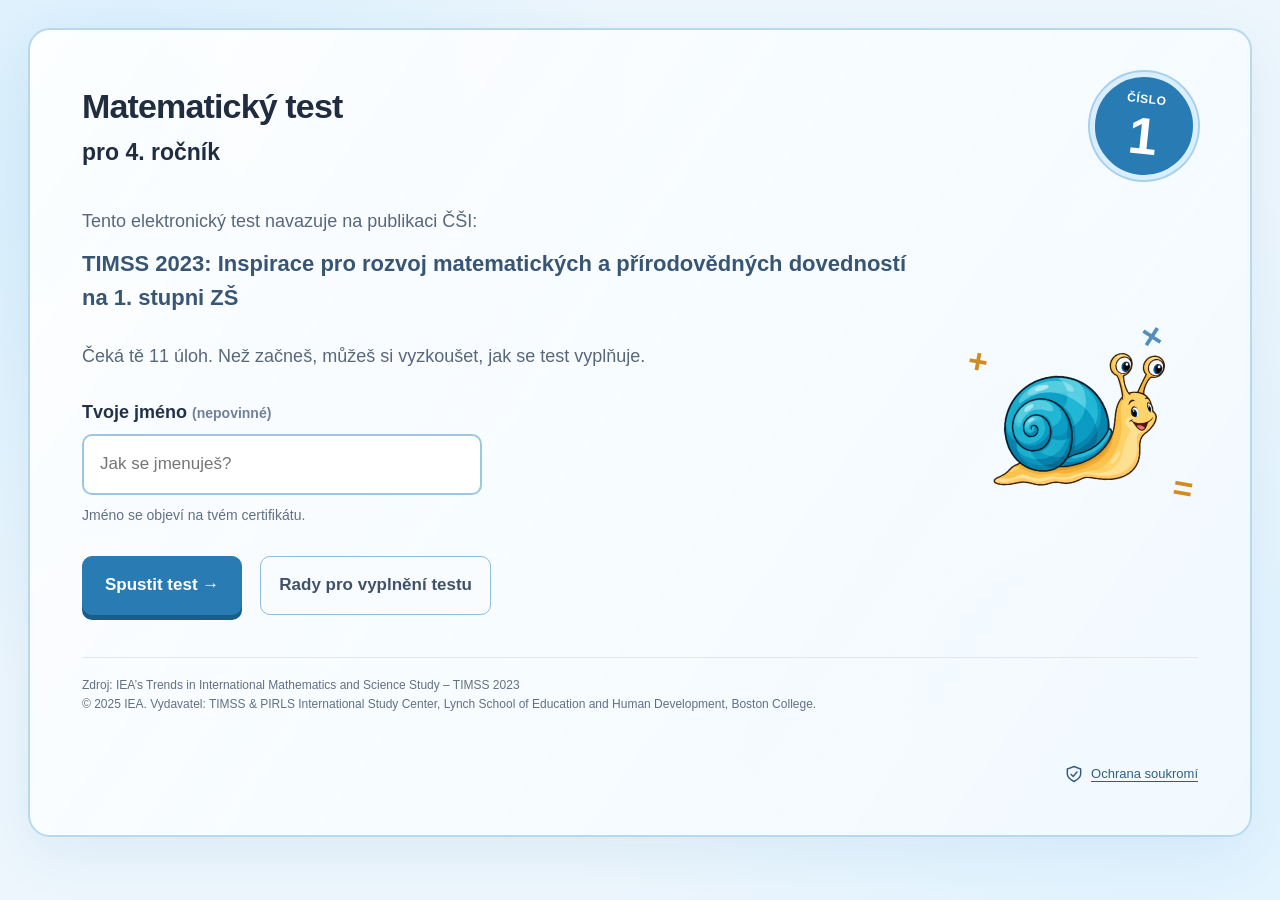
<file: index.html>
<!doctype html><html lang="cs"><head><meta charset="utf-8"><meta name="viewport" content="width=device-width,initial-scale=1"><title>Matematický test číslo 1 – úvod</title><link rel="stylesheet" href="common.css?v=14"><link rel="stylesheet" href="test.css?v=14"><link rel="stylesheet" href="v4.css?v=14"><link rel="stylesheet" href="v5.css?v=14"><link rel="stylesheet" href="v6.css?v=14"><link rel="stylesheet" href="v7.css?v=14"><link rel="stylesheet" href="portfolio.css?v=14"><link rel="stylesheet" href="v8.css?v=14"></head><body class="intro"><main class="start-card"><div class="intro-top"><div><h1>Matematický test<span class="grade-subtitle">pro 4. ročník</span></h1></div><span class="test-badge" aria-label="Test číslo 1"><span>ČÍSLO</span><strong>1</strong></span></div><div class="intro-content"><div><p class="intro-label">Tento elektronický test navazuje na publikaci ČŠI:</p><p class="publication-title">TIMSS 2023: Inspirace pro rozvoj matematických a přírodovědných dovedností na 1. stupni ZŠ</p><p class="lead">Čeká tě 11 úloh. Než začneš, můžeš si vyzkoušet, jak se test vyplňuje.</p><div class="name-entry"><label for="pupil-name">Tvoje jméno <span class="subtle">(nepovinné)</span></label><input id="pupil-name" type="text" maxlength="60" autocomplete="off" placeholder="Jak se jmenuješ?"><small>Jméno se objeví na tvém certifikátu.</small></div><div class="start-actions"><a class="primary" href="test.html">Spustit test →</a><a class="secondary" href="rady/index.html">Rady pro vyplnění testu</a></div></div><div class="intro-friend" aria-hidden="true"><span class="math-symbol symbol-plus">+</span><span class="math-symbol symbol-times">×</span><span class="math-symbol symbol-equals">=</span><img src="assets/snek-s.png" alt=""></div></div><div class="source"><p>Zdroj: IEA’s Trends in International Mathematics and Science Study – TIMSS 2023<br>© 2025 IEA. Vydavatel: TIMSS &amp; PIRLS International Study Center, Lynch School of Education and Human Development, Boston College.</p></div><div class="privacy-footer"><button type="button" class="privacy-link" id="privacy-open" aria-haspopup="dialog"><svg viewBox="0 0 24 24" aria-hidden="true"><path d="M12 3 20 6v6c0 5-8 9-8 9s-8-4-8-9V6Z" fill="none" stroke="currentColor" stroke-width="1.8"/><path d="m8 12 3 3 5-6" fill="none" stroke="currentColor" stroke-width="1.8"/></svg>Ochrana soukromí</button></div></main><dialog id="privacy-dialog" aria-labelledby="privacy-title"><button class="dialog-x" id="privacy-x" aria-label="Zavřít">×</button><h2 id="privacy-title">Tvé soukromí</h2><p><strong>Test pracuje jen ve tvém prohlížeči. Žádné údaje z vyplňování testu nikam neodesílá ani je neshromažďuje na žádném serveru. Tvoje jméno, odpovědi a výsledek zůstávají v prohlížeči.</strong></p><p>Jméno psát nemusíš. Můžeš použít i přezdívku.</p><p>Prohlížeč si jméno dočasně pamatuje v této kartě. Když obnovíš zavřenou kartu, může se jméno objevit znovu. Odpovědi a výsledek se neukládají natrvalo.</p><p>Certifikát a přehled odpovědí si můžeš vytisknout nebo uložit. Tyto kopie ti zůstanou.</p><button class="primary" id="privacy-close">Rozumím</button></dialog><script src="privacy.js?v=14"></script><script src="profile.js?v=14"></script><script src="typography.js?v=14"></script></body></html>
</file>
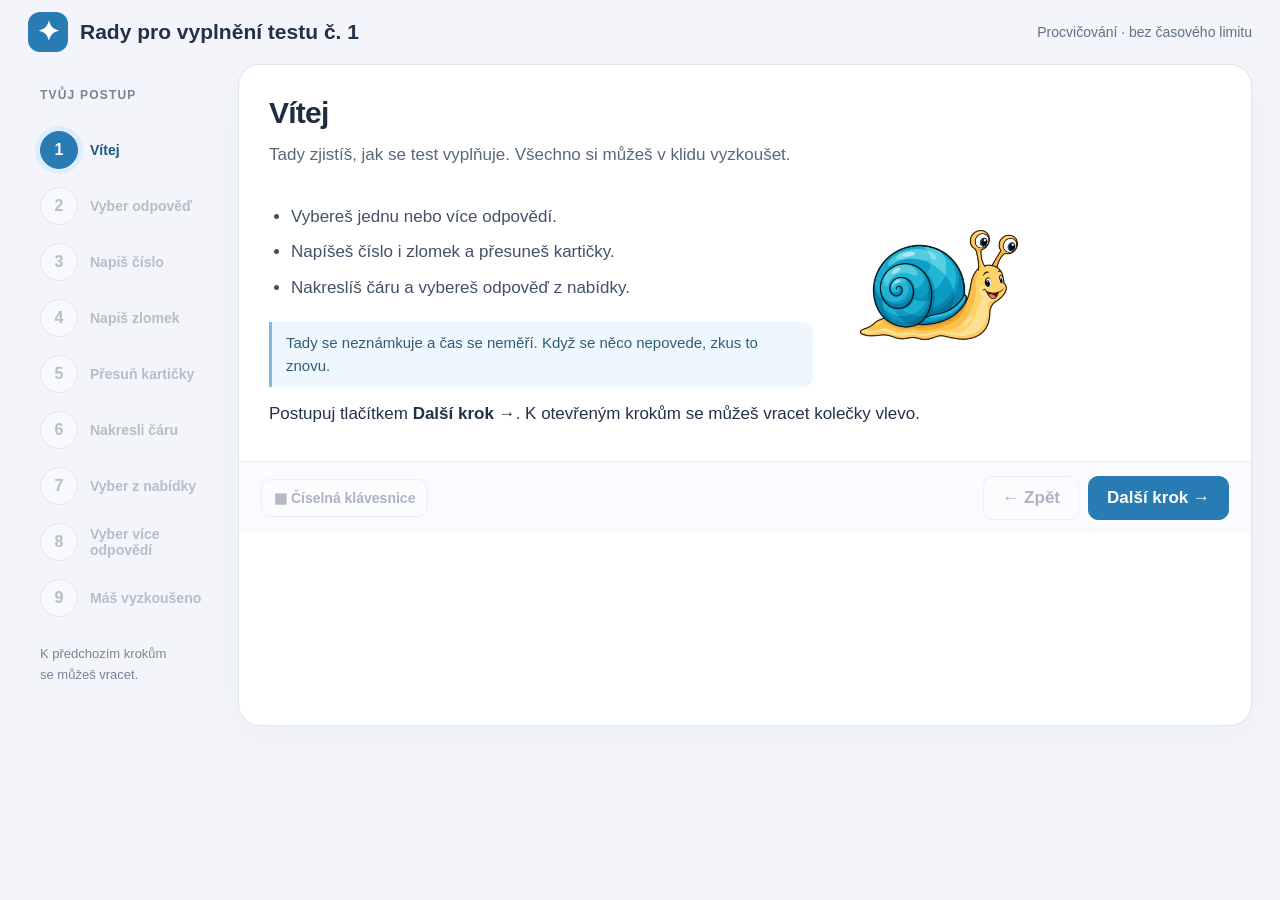
<file: rady/index.html>
<!doctype html>
<html lang="cs"><head><meta charset="utf-8"><meta name="viewport" content="width=device-width,initial-scale=1"><title>Rady pro vyplnění testu číslo 1</title><meta name="description" content="Vyzkoušej si ovládání matematického testu krok za krokem."><link rel="stylesheet" href="rady.css?v=14"><link rel="stylesheet" href="../v4.css?v=14"><link rel="stylesheet" href="../v5.css?v=14"><link rel="stylesheet" href="../v6.css?v=14"><link rel="stylesheet" href="../v7.css?v=14"><link rel="stylesheet" href="../training-test2.css?v=14"><link rel="stylesheet" href="../training-v2.css?v=14"><link rel="stylesheet" href="../portfolio.css?v=14"><link rel="stylesheet" href="../v8.css?v=14"><link rel="stylesheet" href="../choice-cards.css?v=14-letter-circles"></head><body class="tutorial">
<header class="masthead"><a class="brand" href="index.html" aria-label="Rady od začátku"><span class="brand-mark" aria-hidden="true">✦</span> Rady pro vyplnění testu č. 1</a><span class="practice">Procvičování · bez časového limitu</span></header>
<div class="layout"><aside aria-label="Kroky návodu"><span class="rail-title">TVŮJ POSTUP</span><ol id="steps"></ol><p class="rail-note">K předchozím krokům se můžeš vracet.</p></aside><div class="workspace"><main id="content" tabindex="-1"></main><footer><div class="tools"><button id="pad-toggle" class="tool" aria-pressed="false" aria-controls="keypad" title="Otevřít číselnou klávesnici">▦ <span>Číselná klávesnice</span></button></div><div class="navigation"><button id="back" class="secondary">← Zpět</button><button id="next" class="primary">Další krok →</button></div></footer></div></div>
<div id="announcement" class="sr-only" role="status" aria-live="polite"></div>

<section id="keypad" class="floating keypad" aria-label="Číselná klávesnice" hidden><div class="floating-head"><button class="drag-handle" id="pad-handle" aria-label="Přesunout klávesnici, lze také šipkami na klávesnici">✥ Číselná klávesnice</button><button id="pad-close" aria-label="Zavřít klávesnici">×</button></div><p id="pad-target">Vyber odpovědní pole.</p><div id="keys"></div><p class="pad-help"><span class="fraction-icon" aria-hidden="true"><span></span><i></i><span></span></span> Stejné tlačítko přepíná mezi zlomkem a běžným číslem. „Vymazat vše“ smaže celou odpověď.</p></section>
<script src="../scoring.js?v=14"></script><script src="../interactions.js?v=14"></script><script src="../practice-animals.js?v=14"></script><script src="rady.js?v=14-decimal2"></script><script src="../numeric-input.js?v=14"></script><script src="../keypad.js?v=14"></script><script src="../typography.js?v=14"></script><script src="scroll-cue.js?v=14"></script></body></html>
</file>
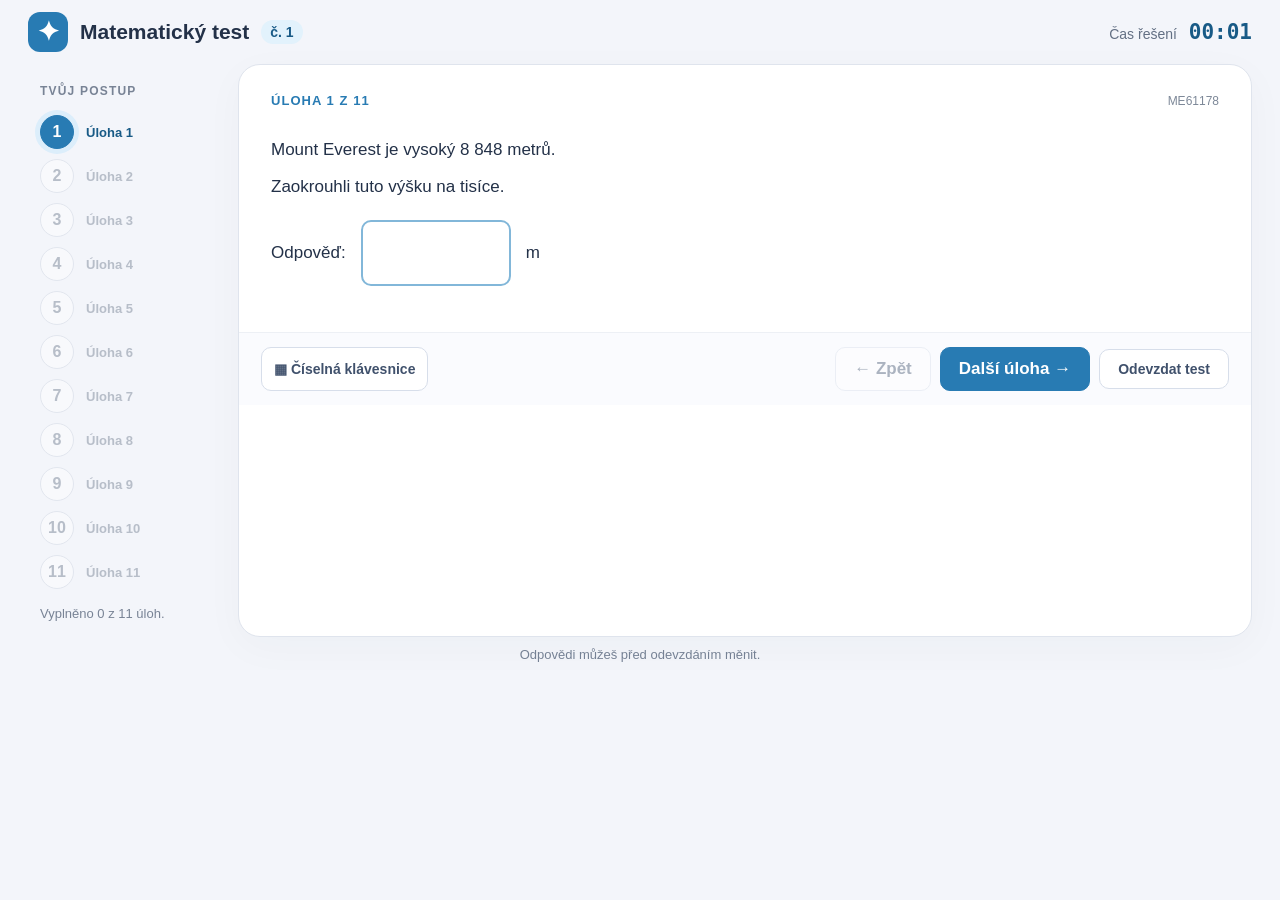
<file: test.html>
<!doctype html><html lang="cs"><head><meta charset="utf-8"><meta name="viewport" content="width=device-width,initial-scale=1"><title>Matematický test číslo 1</title><link rel="stylesheet" href="common.css?v=14"><link rel="stylesheet" href="test.css?v=14"><link rel="stylesheet" href="v4.css?v=14"><link rel="stylesheet" href="v5.css?v=14"><link rel="stylesheet" href="v6.css?v=14"><link rel="stylesheet" href="v7.css?v=14"><link rel="stylesheet" href="portfolio.css?v=14"><link rel="stylesheet" href="v8.css?v=14"><link rel="stylesheet" href="choice-cards.css?v=14-letter-circles"></head><body class="test-page"><header class="masthead"><span class="brand"><span class="brand-mark" aria-hidden="true">✦</span> Matematický test <span class="small-test-number">č. 1</span></span><span class="practice">Čas řešení <time id="timer">00:00</time></span></header><div class="layout"><aside aria-label="Úlohy testu"><span class="rail-title">TVŮJ POSTUP</span><ol id="steps"></ol><p class="rail-note" id="progress"></p></aside><div class="workspace"><main id="question" tabindex="-1"></main><footer><button id="pad-toggle" class="tool" aria-pressed="false" aria-controls="keypad">▦ Číselná klávesnice</button><div class="navigation"><button id="prev" class="secondary">← Zpět</button><button id="next" class="primary">Další úloha →</button><button id="finish" class="secondary">Odevzdat test</button></div></footer></div></div><p class="test-note">Odpovědi můžeš před odevzdáním měnit.</p><div id="announcement" class="sr-only" role="status"></div><dialog id="confirm"><h2>Odevzdat test?</h2><p id="confirm-text"></p><div class="row"><button id="cancel" class="secondary">Vrátit se k testu</button><button id="submit" class="primary">Odevzdat</button></div></dialog><section id="keypad" class="floating keypad" aria-label="Číselná klávesnice" hidden><div class="floating-head"><button class="drag-handle" id="pad-handle" aria-label="Přesunout klávesnici, lze také šipkami na klávesnici">✥ Číselná klávesnice</button><button id="pad-close" aria-label="Zavřít klávesnici">×</button></div><p id="pad-target">Vyber odpovědní pole.</p><div id="keys"></div><p class="pad-help"><span class="fraction-icon" aria-hidden="true"><span></span><i></i><span></span></span> Stejné tlačítko přepíná mezi zlomkem a běžným číslem. „Vymazat vše“ smaže celou odpověď.</p></section>
<nav id="certificate-tools" hidden aria-label="Náhled certifikátu"><button class="secondary" id="certificate-back">← Zpět na výsledek</button><button class="primary" id="certificate-print">Vytisknout / uložit jako PDF</button><p class="subtle">Certifikát je připravený na jednu stránku A4. V tiskovém okně můžeš vypnout záhlaví a zápatí prohlížeče.</p></nav><nav id="portfolio-tools" hidden aria-label="Náhled práce do portfolia"><button class="secondary" id="portfolio-back">← Zpět na výsledek</button><button class="primary" id="portfolio-print">Vytisknout / uložit jako PDF</button><p class="subtle">Přehled obsahuje tvoje odpovědi a jejich kontrolu. V tiskovém okně můžeš vypnout záhlaví a zápatí prohlížeče.</p></nav><section id="portfolio" class="portfolio" hidden aria-label="Moje práce do portfolia"></section><dialog id="exit-dialog" aria-labelledby="exit-title" aria-describedby="exit-text"><h2 id="exit-title"></h2><p id="exit-text"></p><div class="row"><button class="secondary" id="exit-cancel">Zůstat u výsledků</button><button class="primary" id="exit-accept"></button></div></dialog><section id="certificate" class="certificate" aria-label="Certifikát"></section><dialog id="lesson" class="lesson-dialog" aria-labelledby="lesson-title"><button id="lesson-close" class="secondary lesson-close">Zavřít ×</button><div id="lesson-content" class="lesson-content"></div></dialog><script src="snail-track.js?v=14"></script><script src="scoring.js?v=14"></script><script src="state.js?v=14"></script><script src="questions.js?v=14"></script><script src="numeric-input.js?v=14"></script><script src="keypad.js?v=14"></script><script src="profile.js?v=14"></script><script src="certificate.js?v=14"></script><script src="lessons.js?v=14"></script><script src="portfolio.js?v=14"></script><script src="exit-dialog.js?v=14"></script><script src="test.js?v=14"></script><script src="typography.js?v=14"></script></body></html>
</file>
<file: common.css>
:root{font-family:Arial,sans-serif;color:#233148;background:#f3f5fa;font-size:17px;--blue:#287bb3;--blue-dark:#185a86;--orange:#dd7b20;--unit:clamp(24px,3.1vw,42px)}*{box-sizing:border-box}body{margin:0;padding:0 28px 24px}button,input{font:inherit}button{cursor:pointer}button:disabled{cursor:not-allowed;opacity:.42}button:focus-visible,a:focus-visible,input:focus-visible,[tabindex]:focus-visible{outline:3px solid #e79523;outline-offset:4px}button{transition:background .15s,box-shadow .15s}button:hover:not(:disabled){filter:brightness(.96)}[hidden]{display:none!important}.masthead{max-width:1280px;margin:auto;min-height:92px;display:flex;align-items:center;justify-content:space-between;gap:16px}.brand{font-weight:750;color:#233148;text-decoration:none;font-size:21px;display:flex;gap:12px;align-items:center}.brand-mark{background:var(--blue);color:#fff;width:40px;height:40px;border-radius:12px;display:grid;place-items:center;font-size:27px}.practice{color:#637084;font-size:14px}.layout{max-width:1280px;margin:auto;display:grid;grid-template-columns:190px minmax(0,1fr);gap:24px}.rail-title{font-size:12px;letter-spacing:.1em;color:#788395;font-weight:bold}aside{padding:28px 12px}#steps{list-style:none;padding:0;margin:24px 0;display:grid;gap:12px}#steps button{display:flex;align-items:center;gap:12px;border:0;background:transparent;color:#667386;text-align:left;width:100%;padding:3px 0;font-size:14px;font-weight:bold}.circle{display:grid;place-items:center;flex-shrink:0;width:38px;height:38px;border:1px solid #cbd2df;background:#fff;border-radius:50%;font-size:16px}#steps button[aria-current=step]{color:var(--blue-dark)}#steps button[aria-current=step] .circle{background:var(--blue);border-color:var(--blue);color:white;box-shadow:0 0 0 5px #dceefb}.done .circle{background:#e8f4ee;border-color:#acd5be;color:#226342}.rail-note{font-size:13px;line-height:1.6;color:#788395;max-width:135px}.workspace{background:white;border:1px solid #dfe4ed;border-radius:22px;min-width:0;box-shadow:0 10px 40px #24324b08;overflow:hidden}main{min-height:570px;padding:44px 48px 36px;line-height:1.6}main:focus{outline:none}.eyebrow{color:var(--blue);font-size:13px;font-weight:bold;letter-spacing:.08em;text-transform:uppercase}h1{font-size:clamp(28px,3vw,37px);line-height:1.18;letter-spacing:-.025em;margin:12px 0 18px;color:#202c40}h2{font-size:21px;margin:8px 0 12px}p{margin:12px 0}.lead{font-size:19px;color:#58677b;max-width:670px}.welcome{display:grid;grid-template-columns:1.4fr 1fr;align-items:center;gap:20px;margin:24px 0}.welcome img{width:100%;max-width:290px;object-fit:contain}.welcome-list{padding-left:22px;color:#435168}.welcome-list li{padding:8px 0}.hint{background:#eef7fd;border-left:3px solid #80b9de;padding:14px 18px;border-radius:0 9px 9px 0;color:#355c77;font-size:15px;margin:22px 0}.exercise{border:1px solid #dce2eb;background:#fcfdff;border-radius:14px;padding:24px;margin-top:22px}.row{display:flex;gap:16px;align-items:center;flex-wrap:wrap}.clock{background:#25344c;color:white;padding:7px 14px;border-radius:8px;font:700 26px ui-monospace,monospace}.subtle{font-size:14px;color:#718096}.measure{width:calc(4 * var(--unit));height:20px;border-bottom:3px solid #287bb3;position:relative;margin:32px 0 16px 20px}.measure:before,.measure:after{content:'';position:absolute;bottom:-7px;height:12px;width:2px;background:#287bb3}.measure:before{left:0}.measure:after{right:0}.choice-group{display:grid;gap:12px;max-width:550px;border:0;padding:0;margin:18px 0}.choice-group legend{font-size:20px;font-weight:bold;padding-bottom:14px}.choice{cursor:pointer;border:2px solid #dce2eb;border-radius:10px;display:flex;gap:14px;align-items:center;padding:12px 16px;background:#fff}.choice:has(input:checked){border-color:var(--blue);background:#e6f3fc}.choice input{accent-color:var(--blue);width:20px;height:20px}.letter{font-weight:bold;color:var(--blue)}.primary,.secondary,.tool,.check{border-radius:10px;padding:11px 18px;border:1px solid #d7deea;background:#fff;color:#40516c;font-weight:bold}.primary,.check{background:var(--blue);border-color:var(--blue);color:white}.check{margin-top:16px}.secondary{background:white}.tool{font-size:14px;padding:10px 12px}.tool[aria-pressed=true]{background:#e4f2fc;border-color:#83b6d7;color:var(--blue-dark)}footer{border-top:1px solid #edf0f5;padding:20px 24px;display:flex;justify-content:space-between;gap:20px;background:#fafbfe;flex-wrap:wrap}.tools,.navigation{display:flex;gap:9px;align-items:center}.feedback{min-height:30px;margin:14px 0 0;font-weight:bold;font-size:15px;color:#3e7656}.feedback.error{color:#9b5618}.answer-wrap{display:flex;gap:15px;align-items:center;flex-wrap:wrap;margin:20px 0}.answer-box{min-width:150px;min-height:66px;border:2px solid #82b7d9;border-radius:10px;background:white;display:inline-flex;align-items:center;justify-content:center;padding:6px 12px}.answer-box:focus-within{border-color:var(--blue);box-shadow:0 0 0 3px #e4f2fc}.answer-box input{border:0;background:transparent;text-align:center;width:118px;font-size:26px;color:#24324b;outline:none;padding:5px}.answer-box input:focus{background:#edf7fe;border-radius:4px}.fraction{display:inline-flex;flex-direction:column;align-items:center;vertical-align:middle;font-size:23px;line-height:1.1;text-align:center;margin:0 5px}.fraction>span:first-child{border-bottom:2px solid currentColor;min-width:24px;padding:0 5px 4px}.fraction>span:last-child{padding-top:4px}.fraction-editor{display:flex;flex-direction:column}.fraction-editor input{height:37px;width:84px;font-size:23px;border-radius:0}.fraction-editor input:first-child{border-bottom:2px solid #27354b}.floating{position:fixed;z-index:20;border:1px solid #9abfd8;border-radius:13px;box-shadow:0 15px 40px #23314830;background:white}.floating-head{display:flex;justify-content:space-between;background:#e7f3fc;border-radius:13px 13px 0 0}.floating-head button{border:0;background:transparent;color:#245879;padding:10px;font-weight:bold;font-size:14px}.drag-handle{flex:1;text-align:left;cursor:move;touch-action:none}.floating-head>button:last-child{font-size:22px;padding:3px 13px}.keypad{width:270px;right:28px;top:220px}#pad-target{font-size:13px;margin:10px 15px;color:#657286}#keys{display:grid;grid-template-columns:repeat(4,1fr);gap:7px;padding:0 12px 12px}#keys button{border:1px solid #d4d9e4;background:#fafbfe;border-radius:8px;height:49px;font-size:24px;font-weight:bold;color:#2a3650}#keys button[data-key=ok]{grid-column:span 2;background:var(--blue);color:white;border-color:var(--blue)}#keys button[data-key=fraction]{font-size:20px}.ruler{width:calc(var(--unit) * 10.47619);left:36%;top:270px;background:#fffcf0eb;border-color:#d5b870}.ruler .floating-head{background:#fbefcc}.ruler .floating-head button{color:#685024}#ruler-body{transform-origin:center;touch-action:none;background:#fff3cde0;border:1px solid #d5b870;border-radius:4px}#ruler-scale{width:100%;display:block;overflow:visible}.ruler-controls{display:flex;align-items:center;gap:8px;padding:9px;background:#fffdf5;border-radius:0 0 13px 13px;font-size:12px}.ruler-controls label{display:flex;align-items:center;gap:6px;flex:1}.ruler-controls input{min-width:40px;width:100%;accent-color:#aa761c}.ruler-controls button{border:0;background:transparent;font-size:22px}.snail-exercise{margin-top:15px}.snail-line{position:relative;height:260px;max-width:670px;touch-action:pan-y}.track{position:absolute;left:4%;width:92%;top:108px;height:50px;overflow:visible}.drop-point{cursor:pointer}.drop-point .hit{fill:transparent}.drop-point:hover .hit,.drop-point:focus .hit{fill:#e4f2fc;stroke:#5e9fc9;stroke-width:2}.snail{position:absolute;width:96px;height:82px;border:2px solid transparent;border-radius:12px;background:transparent;touch-action:none;padding:0;cursor:grab;z-index:2;transform:translateX(-50%)}.snail img{height:64px;width:96px;object-fit:contain;pointer-events:none;display:block}.snail span{position:absolute;right:-3px;top:0;background:#fff;border:1px solid #c9cfda;border-radius:50%;width:25px;height:25px;display:grid;place-items:center;font-weight:bold;color:#25344c;font-size:14px}.snail.selected{border-color:#66a3cb;background:#eaf6ff66}.snail.dragging{cursor:grabbing;z-index:25;box-shadow:0 6px 25px #23314820}.snail[data-snail=S]{top:12px}.snail[data-snail=T]{top:173px}.star{color:#d89522}.drag-status{font-size:14px;color:#657286;min-height:22px}.finish-mark{display:grid;place-items:center;width:68px;height:68px;background:#e2f2fc;color:var(--blue);border-radius:50%;font-size:32px;margin:14px 0 22px}.summary-list{padding-left:23px;line-height:2}.sr-only{position:absolute;width:1px;height:1px;padding:0;margin:-1px;overflow:hidden;clip:rect(0,0,0,0);white-space:nowrap;border:0}@media(max-width:800px){body{padding:0 12px 16px}.masthead{min-height:80px}.practice{display:none}.layout{grid-template-columns:60px minmax(0,1fr);gap:8px}aside{padding:22px 5px}.rail-title,.rail-note,.step-name{display:none}#steps{margin:0;gap:17px}#steps button{justify-content:center}.circle{width:35px;height:35px}main{padding:26px 22px;min-height:540px}.welcome{grid-template-columns:1fr}.welcome img{max-width:180px;margin:auto}.welcome-list{font-size:16px}.lead{font-size:17px}footer{padding:14px;gap:12px}.tool span{display:none}.tool{font-size:23px;padding:7px 13px}.primary,.secondary{padding:10px 12px;font-size:15px}.exercise{padding:16px}.ruler{left:90px;top:220px}.keypad{right:10px;top:185px;width:246px}.snail{width:75px}.snail img{width:75px}.snail-line{height:270px}.brand{font-size:17px}.brand-mark{width:33px;height:33px}}@media(prefers-reduced-motion:reduce){*{transition:none!important}} 

/* Pravítko je přímo nástroj, bez vnějšího panelu. */
.ruler{background:#fff0b8e8;border:1px solid #c2a251;border-radius:5px;box-shadow:0 4px 12px #23314824;transform-origin:center;touch-action:none;user-select:none}
#ruler-scale{cursor:move;touch-action:none}
.ruler>button{position:absolute;bottom:3px;border:0;background:#ead492;color:#584823;border-radius:4px;width:27px;height:25px;line-height:1;font-size:22px;padding:0;touch-action:none}
#ruler-rotate{left:6px;cursor:grab}#ruler-close{right:6px}
.fraction-icon{display:inline-flex;flex-direction:column;align-items:center;justify-content:center;width:25px;height:34px;gap:3px;vertical-align:middle;color:inherit}
.fraction-icon>span{display:block;width:12px;height:10px;border:1.5px solid currentColor;border-radius:1px;background:#edf0f8}
.fraction-icon>i{display:block;width:23px;height:2px;min-height:2px;background:currentColor}
.inline-key{display:inline-flex;align-items:center;justify-content:center;padding:4px 8px;border:1px solid #b8bfd0;border-radius:7px;background:#fafbfe;vertical-align:middle;margin:2px 5px;color:#2a3650}
#keys button[data-key=fraction]{display:flex;align-items:center;justify-content:center}
</file>
<file: test.css>
.intro{padding:50px 22px}.start-card{max-width:940px;margin:auto;padding:54px;background:#fff;border:1px solid #dfe4ed;border-radius:22px;min-height:0}.start-card h1{font-size:clamp(28px,3vw,39px);max-width:790px}.intro-label{margin-top:25px;color:#58677b}.start-actions{display:flex;flex-wrap:wrap;gap:16px;margin:35px 0 20px}.start-actions a,.result-actions a{text-decoration:none;display:inline-block}.source{border-top:1px solid #e2e5ed;margin-top:46px;padding-top:23px;font-size:12px;color:#6c7686;line-height:1.6}.question-header{display:flex;justify-content:space-between;align-items:center;gap:12px}.qid{font-size:12px;color:#7d8898}.task-heading{font-size:28px}#timer{font:700 21px ui-monospace,monospace;color:#185a86;margin-left:8px}#steps{gap:7px;margin:15px 0}#steps .circle{width:34px;height:34px}#steps button{font-size:13px}.options{display:grid;gap:12px;margin:22px 0;max-width:590px}.choice .bubble{font-weight:bold;color:#287bb3;min-width:22px}.choice input{flex-shrink:0}.choice:has(input:checked){background:#e5f3fd}.frac{display:inline-flex;flex-direction:column;vertical-align:middle;text-align:center;line-height:1.1;font-size:23px;margin:0 5px}.frac span:first-child{border-bottom:2px solid;padding-bottom:4px}.frac span:last-child{padding-top:4px}.cards{display:flex;gap:7px;margin:20px 0}.cards span{padding:13px;border:1px solid #bec7d7;border-radius:5px}.figure{display:block;max-width:100%;object-fit:contain}.angles{width:200px;margin:12px auto 20px}.box{width:100px;margin:12px auto}.fruit{width:514px;margin:18px 0}.nets img{max-width:100%;width:200px}.nets .choice>span:last-child{min-width:0}.angle-table{border-collapse:collapse;width:100%;margin:22px 0}.angle-table th{font-size:14px;padding:10px}.angle-table td{padding:5px;text-align:center}.angle-table .choice{padding:10px;justify-content:center;gap:6px}.example{background:#eef0f6}.example .bubble{display:block;color:#185a86}.sub{color:#287bb3;font-size:21px;margin-right:8px}textarea{display:block;font:inherit;width:100%;max-width:480px;min-height:115px;border:2px solid #82b7d9;border-radius:10px;padding:12px;resize:vertical;margin-top:10px}.test-note{text-align:center;color:#758194;font-size:13px}.test-snail-board{position:relative;width:100%;max-width:760px;margin:20px auto}.test-snail-board svg{display:block;width:100%;height:auto}.test-snail{position:absolute;width:100px;height:86px;transform:translateX(-50%);padding:0;background:transparent;border:2px solid transparent;border-radius:10px;touch-action:none;cursor:grab;z-index:2}.test-snail img{width:100%;height:100%;object-fit:contain;pointer-events:none}.test-snail span{position:absolute;right:0;top:0;background:#fff;border:1px solid #bbc5d3;border-radius:50%;width:25px;height:25px;display:grid;place-items:center;font-weight:bold;color:#30425b}.test-snail.selected{border-color:#78acd1;background:#e8f5ff55}.test-snail.dragging{z-index:30;cursor:grabbing;background:#e8f5ff88}.test-snail:disabled{opacity:1}.test-point{cursor:pointer}.test-point:hover circle:first-child,.test-point:focus circle:first-child{fill:#c8e7fb80;stroke:#528fba;stroke-width:2}.review-answer{margin-top:28px;border-left:4px solid #6d997d;background:#f0f8f3;padding:18px;border-radius:0 10px 10px 0}.percent{font-size:62px;font-weight:bold;color:#287bb3}.result-stats{display:flex;gap:30px;flex-wrap:wrap}.result-table{width:100%;border-collapse:collapse;margin:24px 0}.result-table td,.result-table th{border-bottom:1px solid #e3e7ef;padding:9px;text-align:left}.result-table button{font-size:14px;padding:6px 10px}dialog{max-width:520px;border:1px solid #95bddb;border-radius:18px;padding:28px;color:#26324a}dialog::backdrop{background:#1b223966}.navigation{flex-wrap:wrap}#finish{font-size:14px}#pad-toggle{font-size:14px}.keypad{z-index:50}#question{min-height:600px}.result-actions{margin-top:20px}@media(max-width:800px){.intro{padding:20px 12px}.start-card{padding:28px 22px}.masthead .practice{display:block;font-size:12px}.masthead{flex-wrap:wrap;padding:12px 0}.brand{font-size:16px}#question{padding:25px 18px}.angle-table th{font-size:12px;padding:5px}.angle-table .choice{padding:5px;gap:2px}.angle-table input{width:16px;height:16px}.test-snail{width:70px;height:60px}.cards{gap:3px}.cards span{padding:9px}.test-snail-board{min-width:300px}.task-heading{font-size:24px}#question{overflow-x:auto}.navigation{gap:6px}.result-stats{gap:4px}.source{font-size:12px}}@media print{body{padding:0;background:white}.masthead,aside,footer,.test-note,.floating,dialog,.result-actions,.result-table button{display:none!important}.layout{display:block}.workspace{border:0;box-shadow:none}#question{padding:0;min-height:0}.result-table td,.result-table th{font-size:12px;padding:5px}.percent{font-size:40px}.result{break-inside:avoid}}
.intro{background:radial-gradient(circle at 10% 20%,#d5eefc 0,transparent 38%),radial-gradient(circle at 90% 85%,#e0f3ff 0,transparent 42%),#edf6fd;min-height:100vh;padding:30px 22px}.start-card{max-width:1100px;padding:32px 42px;background:linear-gradient(125deg,#ffffffeb,#f1f9ff);border:2px solid #b7d9ef;box-shadow:0 16px 55px #2b75a817;position:relative;overflow:hidden}.intro-top{display:flex;justify-content:space-between;align-items:center;gap:18px}.test-badge{width:116px;height:116px;border-radius:50%;background:#287bb3;color:white;display:flex;flex-direction:column;justify-content:center;align-items:center;border:6px solid #d9effd;box-shadow:0 0 0 2px #a7d0eb;flex-shrink:0;transform:rotate(6deg)}.test-badge>span{font-size:12px;font-weight:bold;letter-spacing:.05em}.test-badge strong{font-size:57px;line-height:1.05}.intro-content{display:grid;grid-template-columns:minmax(0,1fr) 230px;align-items:center;gap:26px}.start-card h1{font-size:clamp(27px,2.7vw,36px)}.intro-label{margin-top:10px}.intro-friend{position:relative;padding-top:35px}.intro-friend img{width:100%;display:block;transform:rotate(-5deg)}.math-symbol{position:absolute;color:#528fba;font-size:34px;font-weight:bold}.symbol-plus{left:4%;top:5px;color:#d28b21;transform:rotate(10deg)}.symbol-times{right:15%;top:-20px;transform:rotate(-12deg)}.symbol-equals{right:2%;bottom:-18px;color:#d28b21;transform:rotate(10deg)}.source{margin-top:30px;padding-top:18px}.start-actions{margin-top:27px;gap:12px}.start-actions .primary{box-shadow:0 5px 0 #195d8b;padding:14px 22px}.start-actions .secondary{background:#f8fcff;border-color:#8fbddb;padding:14px 18px}.small-test-number{background:#e2f2fc;border-radius:15px;padding:4px 9px;color:#185a86;font-size:14px}.results-view .layout{display:block;max-width:1100px}.results-view aside,.results-view footer,.results-view .test-note{display:none}.results-view .masthead{min-height:65px;max-width:1100px}.results-view #question{padding:22px 28px;min-height:0;overflow:visible}.result-top{display:flex;justify-content:space-between;align-items:center;gap:20px}.result-top h1{font-size:26px;margin:8px 0 10px;max-width:560px}.result-numbers{display:flex;align-items:center;gap:17px;flex-shrink:0}.result-numbers .percent{font-size:43px;line-height:1.1}.result-numbers b{font-size:17px}.results-hint{font-size:14px;color:#657589;margin:8px 0 14px}.result-grid{display:grid;grid-template-columns:repeat(2,minmax(0,1fr));gap:8px 14px}.result-item{border:1px solid #d5e1eb;border-radius:10px;background:#fbfdff;display:flex;align-items:center;justify-content:space-between;text-align:left;padding:9px 12px;gap:10px;min-height:51px;color:#26394e;font-size:14px}.result-item:hover{border-color:#74acd1;background:#f0f8fe}.result-question{display:flex;align-items:center;gap:10px;font-weight:bold;white-space:nowrap}.result-index{width:27px;height:27px;background:#e6f2fa;color:#1f6390;border-radius:50%;display:grid;place-items:center}.result-detail{margin-left:auto;display:flex;align-items:center;gap:7px;flex-wrap:wrap;justify-content:flex-end}.status{display:inline-block;padding:4px 9px;border-radius:7px;border:1.5px solid;font-size:13px;font-weight:bold;white-space:nowrap}.status.correct{color:#246340;border-color:#4f956c;background:#edf8f0}.status.incorrect{color:#a33333;border-color:#cb6868;background:#fff1f1}.status.partial{color:#7e590d;border-color:#c69a3a;background:#fff8e6}.sub-results{display:flex;gap:5px;font-size:12px}.sub-results>span{border:1px solid;border-radius:4px;padding:1px 4px}.sub-results .correct{color:#246340}.sub-results .incorrect{color:#a33333}.item-points{font-weight:bold;white-space:nowrap;margin-left:3px}.result-actions{margin-top:18px;gap:10px}.result-actions .primary,.result-actions .secondary{padding:9px 14px;font-size:14px}@media(max-width:900px){.intro-content{grid-template-columns:1fr 150px}.result-item{padding:8px;gap:6px}.result-question{gap:6px}.result-index{display:none}.result-detail{gap:4px}.status{font-size:12px;padding:3px 6px}}@media(max-width:650px){.start-card{padding:24px}.test-badge{width:88px;height:88px;border-width:4px}.test-badge strong{font-size:43px}.test-badge>span{font-size:10px}.intro-content{grid-template-columns:1fr}.intro-friend{max-width:160px;justify-self:center;padding:10px}.start-card h1{font-size:27px}.intro-friend .math-symbol{font-size:24px}.result-top{align-items:flex-start;flex-direction:column;gap:4px}.result-top h1{font-size:23px}.result-grid{grid-template-columns:1fr}.results-view #question{padding:20px 15px}.result-index{display:grid}.result-question{gap:10px}.result-numbers .percent{font-size:35px}.status{font-size:13px}.source{margin-top:24px}.result-actions{align-items:stretch;flex-direction:column}}@media print{.results-view .masthead{display:none}.results-view #question{padding:0}.result-grid{grid-template-columns:repeat(2,minmax(0,1fr));gap:6px}.result-item{break-inside:avoid;font-size:12px;padding:7px;min-height:0}.status{font-size:11px}.result-index{display:none}.result-top h1{font-size:22px}.result-actions,.results-hint{display:none!important}.status{print-color-adjust:exact;-webkit-print-color-adjust:exact}}
</file>
<file: v4.css>
.name-entry{margin:20px 0}.name-entry label{display:block;font-weight:bold}.name-entry input{width:min(100%,340px);padding:11px 14px;border:2px solid #9cc6e2;border-radius:10px;margin-top:6px;background:#fff}.name-entry small{display:block;color:#637084;font-size:13px;margin-top:5px}
.pad-help{font-size:12px;line-height:1.4;margin:2px 13px 12px;color:#40516c}.pad-help .fraction-icon{width:17px;height:24px}.pad-help .fraction-icon span{width:11px;height:7px}#keys button[data-key=clear]{font-size:12px;grid-column:span 2;height:34px}#keys button[data-key=ok]{grid-column:span 2}
.track-snail.unplaced:not(.dragging) .snail-arrow{visibility:hidden}
.snail-track{position:relative;width:100%;max-width:850px;margin:12px auto;aspect-ratio:560/340;user-select:none}.snail-track>svg{display:block;width:100%;height:100%;overflow:visible}.landing{fill:#eef8ff;stroke:#9ac4df;stroke-width:1;stroke-dasharray:3 3}.landing.T{fill:#fff5ec;stroke:#e3b48f}.landing.candidate{fill:#b4e1ff;stroke:#14639b;stroke-width:3;stroke-dasharray:none}.landing.T.candidate{fill:#ffd6b4;stroke:#b35d25}.landing-control{position:absolute;transform:translate(-50%,-50%);width:7.14%;height:20%;padding:0;border:0;border-radius:10px;background:transparent}.landing-control:hover,.landing-control:focus-visible{background:#70b8e433}.landing-control.T:hover,.landing-control.T:focus-visible{background:#e79b5033}.track-snail{position:absolute;transform:translate(-50%,-50%);width:9%;height:20%;border:0;border-radius:10px;padding:0;background:transparent;cursor:grab;touch-action:none;z-index:3}.track-snail img{width:100%;height:100%;object-fit:contain;pointer-events:none}.snail-letter{position:absolute;right:0;top:0;font-size:12px;font-weight:bold;background:white;border:1px solid #a9bfd0;border-radius:50%;width:18px;height:18px;display:grid;place-items:center}.track-snail.dragging{cursor:grabbing;z-index:4;filter:drop-shadow(0 3px 4px #2346)}.snail-arrow{position:absolute;width:40%;height:47%;left:30%;stroke:#287bb3;stroke-width:2.5;fill:none;pointer-events:none}.S .snail-arrow{top:100%}.T .snail-arrow{bottom:100%;stroke:#b6602f}.track-snail:disabled{opacity:1}.landing-control:disabled{opacity:1}
.snail-help{display:flex;align-items:center;gap:12px;border:2px solid #94c7e7;border-radius:14px;background:#f0f9ff;color:#205477;padding:8px 18px;font-weight:bold;margin:20px 0}.snail-help img{width:75px;height:58px;object-fit:contain}.lesson-dialog{max-width:850px;width:calc(100% - 30px);max-height:90vh;overflow:auto}.lesson-close{float:right}.lesson-content{clear:both;line-height:1.55}.lesson-content h2{font-size:25px;color:#185a86}.lesson-content svg{max-width:100%;height:auto}.lesson-panels{display:grid;grid-template-columns:repeat(3,1fr);gap:12px}.lesson-card{border-radius:15px;padding:15px;background:#eef8ff;border:1px solid #c4e0f3;text-align:center}.lesson-card h3{font-size:17px;margin:5px 0}.lesson-card p{font-size:15px}.big-number{font-size:46px;letter-spacing:.12em;font-weight:bold;text-align:center}.hundreds{color:#9c4714;background:#ffdeb2;border-radius:8px;padding:2px 8px}.number-stones{display:flex;gap:8px;flex-wrap:wrap;margin:14px 0}.number-stones span{padding:10px;border:2px solid #d1d9e4;border-radius:14px;font-weight:bold;background:#fff}.number-stones .even{background:#ddf2e6;border-color:#82b89a;color:#1c5d38}.lesson-answer{padding:14px;background:#e7f4eb;border-radius:12px;color:#215739}.pairs{font-size:27px;letter-spacing:5px}.certificate{display:none}
@media(max-width:650px){.lesson-panels{grid-template-columns:1fr}.lesson-card svg{max-height:140px}.snail-letter{font-size:10px;width:15px;height:15px}.snail-track{min-width:290px}.snail-help{font-size:14px}}
@media print{
 @page{size:A4 portrait;margin:14mm}
 html,body{background:white!important;margin:0!important;padding:0!important;font-family:Arial,sans-serif;color:#233148}
 body>*:not(#certificate){display:none!important}
 #certificate{display:block!important;box-sizing:border-box;width:100%;height:265mm;max-height:265mm;padding:13mm 12mm;border:2px solid #287bb3;border-radius:0;overflow:visible;background:white;break-inside:avoid;print-color-adjust:exact;-webkit-print-color-adjust:exact;text-align:center}
 .cert-top{font-size:13pt;color:#287bb3;letter-spacing:2px;text-transform:uppercase}.cert-title{font-size:38pt;color:#185a86;margin:8mm 0 2mm;font-weight:bold}.cert-subtitle{font-size:18pt;margin:0 0 5mm}.cert-snail{width:44mm;height:35mm;object-fit:contain;margin:2mm auto}.cert-name{font-size:23pt;line-height:1.2;overflow-wrap:anywhere;max-width:150mm;margin:4mm auto 2mm;min-height:12mm}.cert-name.blank{border-bottom:1px dashed #7794ad;width:125mm}.cert-label{font-size:11pt;color:#607489}.cert-stats{display:flex;justify-content:center;gap:13mm;margin:7mm 0;padding:5mm 0;border-top:1px solid #b8d6ea;border-bottom:1px solid #b8d6ea}.cert-stats strong{display:block;font-size:25pt;color:#185a86}.cert-stats span{font-size:11pt}.cert-grade{font-size:20pt;font-weight:bold;margin:5mm 0}.cert-message{font-size:12pt;line-height:1.5;max-width:140mm;margin:4mm auto}.cert-bottom{margin-top:8mm;font-size:11pt;color:#526c82}.cert-stars{font-size:22pt;color:#cb9226;letter-spacing:10px;margin-top:6mm}
}

@media screen {
body.certificate-preview{padding:24px;background:#eaf3fa}.certificate-preview>*:not(#certificate):not(#certificate-tools){display:none!important}#certificate-tools{max-width:182mm;margin:0 auto 20px}#certificate-tools button{margin:0 10px 10px 0}
 .certificate-preview #certificate{display:block!important;box-sizing:border-box;width:182mm;max-width:100%;height:auto;min-height:265mm;padding:13mm 12mm;border:2px solid #287bb3;border-radius:0;overflow:visible;background:white;break-inside:avoid;text-align:center}
 .cert-top{font-size:13pt;color:#287bb3;letter-spacing:2px;text-transform:uppercase}.cert-title{font-size:38pt;color:#185a86;margin:8mm 0 2mm;font-weight:bold}.cert-subtitle{font-size:18pt;margin:0 0 5mm}.cert-snail{width:44mm;height:35mm;object-fit:contain;margin:2mm auto}.cert-name{font-size:23pt;line-height:1.2;overflow-wrap:anywhere;max-width:150mm;margin:4mm auto 2mm;min-height:12mm}.cert-name.blank{border-bottom:1px dashed #7794ad;width:125mm}.cert-label{font-size:11pt;color:#607489}.cert-stats{display:flex;justify-content:center;gap:13mm;margin:7mm 0;padding:5mm 0;border-top:1px solid #b8d6ea;border-bottom:1px solid #b8d6ea}.cert-stats strong{display:block;font-size:25pt;color:#185a86}.cert-stats span{font-size:11pt}.cert-grade{font-size:20pt;font-weight:bold;margin:5mm 0}.cert-message{font-size:12pt;line-height:1.5;max-width:140mm;margin:4mm auto}.cert-bottom{margin-top:8mm;font-size:11pt;color:#526c82}.cert-stars{font-size:22pt;color:#cb9226;letter-spacing:10px;margin-top:6mm}
.certificate-preview #certificate{margin:auto;box-shadow:0 8px 35px #1c507b1a}.cert-name{overflow-wrap:anywhere}
}
</file>
<file: v5.css>
/* Version 5: use available space without clipping content or shrinking controls. */
@media screen {
 body{padding-bottom:16px}.masthead{min-height:64px}.layout{gap:20px}main,#question{min-height:0;padding:26px 32px;line-height:1.5}footer{padding:14px 22px;gap:12px}
 aside{padding-top:20px}.task-heading{margin:9px 0 14px}.test-note{margin:10px 0 0}
 .intro{padding:24px 22px}.start-card{padding:26px 36px;max-width:1100px}.start-card h1{font-size:34px;margin:0 0 5px}.intro-year{margin:0;color:#58677b;font-size:17px}.test-badge{width:94px;height:94px;border-width:5px}.test-badge strong{font-size:46px}.intro-content{grid-template-columns:minmax(0,1fr) 190px;gap:30px;margin-top:15px}.intro-label{font-size:15px;margin:0 0 6px}.publication-title{font-size:18px;font-weight:bold;line-height:1.45;margin:0 0 20px;color:#385674}.start-card .lead{font-size:17px;line-height:1.5;margin:0 0 16px}.name-entry{margin:16px 0}.name-entry label{font-size:16px}.name-entry input{padding:10px 12px}.start-actions{margin:20px 0 8px;gap:12px}.source{margin-top:20px;padding-top:12px;font-size:12px;line-height:1.55;color:#637084}.source p{margin:0}.intro-friend{padding-top:12px}
 .tutorial #content{padding:22px 30px}.tutorial h1{font-size:30px;margin:8px 0 12px}.tutorial .lead{font-size:17px;margin:10px 0;line-height:1.5}.tutorial .exercise{padding:16px 20px;margin-top:14px}.tutorial .hint{margin:14px 0 0;padding:10px 14px}.tutorial .check{margin-top:8px}.tutorial .feedback{margin:8px 0 0;min-height:24px}.tutorial .choice-group{grid-template-columns:repeat(2,minmax(0,1fr));max-width:none;gap:10px;margin:0 0 6px}.tutorial .choice-group legend{padding-bottom:12px}.tutorial .choice{min-height:48px;padding:10px 14px}.tutorial .answer-wrap{margin:12px 0}.tutorial .welcome{margin:14px 0}.tutorial .welcome img{max-width:210px}.tutorial .welcome-list li{padding:5px 0}.tutorial .summary-list{line-height:1.7}.tutorial .finish-mark{width:48px;height:48px;margin:10px 0;font-size:26px}
 .tutorial #content[data-step="4"] .exercise{max-width:540px}.tutorial #content[data-step="4"] .hint{font-size:15px;line-height:1.5}.tutorial #content[data-step="4"] .inline-key{padding:1px 6px}.tutorial #content[data-step="4"] .lead{max-width:720px}
 .tutorial #content[data-step="5"] .snail-track{max-width:455px;margin:0 auto}.tutorial .snail-exercise>p:first-child{margin:0}.tutorial .drag-status{margin:0;font-size:13px}.tutorial #content[data-step="5"] .exercise{padding:12px 18px}.tutorial #content[data-step="5"] .lead{margin:8px 0}.tutorial #content[data-step="5"] .subtle{line-height:1.4;margin:10px 0 0}.tutorial #content[data-step="5"] .check{margin-top:5px}
 #question[data-page="8"] .snail-track{max-width:560px;margin:0 auto}#question[data-page="8"] p{margin:10px 0}#question[data-page="8"] .subtle{line-height:1.4}
 .lesson-dialog{padding:20px 24px;max-height:calc(100dvh - 32px)}.lesson-close{position:sticky;top:0;z-index:2;background:#fff}.lesson-content{line-height:1.45}.lesson-content h2{margin:8px 0 12px}.lesson-content p{margin:10px 0}.lesson-answer{padding:12px}.lesson-panels .lesson-card{padding:12px}
 .juice-steps{display:grid;grid-template-columns:repeat(3,minmax(0,1fr));gap:16px;margin:18px 0}.juice-step{position:relative;background:#fff8e9;border:1px solid #edd19e;border-radius:14px;padding:12px;text-align:center}.juice-step:not(:last-child)::after{content:'→';position:absolute;right:-16px;top:48%;color:#866328;font-size:22px;z-index:1}.juice-step h3{font-size:17px;line-height:1.4;min-height:48px;margin:0 0 8px}.juice-equation{display:flex;align-items:center;justify-content:center;gap:4px;min-height:174px}.juice-jug{width:84px;flex:0 1 84px;min-width:0;height:160px!important}.juice-sign{font-size:24px;color:#936725}.juice-step p{font-size:15px}.juice-step .frac{font-size:21px}
}
@media screen and (min-width:1000px){
 #question[data-page="8"]{padding-top:22px;padding-bottom:18px}#question[data-page="8"] p{margin:6px 0}
 .test-page aside{padding-top:16px;padding-bottom:12px}.test-page #steps{gap:4px;margin:12px 0}.test-page .rail-note{margin-bottom:0}
 .angle-layout{display:grid;grid-template-columns:220px minmax(0,1fr);gap:22px;align-items:center}.angle-table{margin:8px 0}.angle-layout .angles{margin:10px auto}.angle-layout p{font-size:15px}
 .nets.options{grid-template-columns:repeat(2,minmax(0,1fr));max-width:670px;gap:10px}.nets .choice{padding:8px 12px}.nets img{max-height:145px;object-fit:contain}
 .snail-task-layout{display:grid;grid-template-columns:minmax(0,1.4fr) minmax(270px,1fr);align-items:center;gap:20px}.snail-task-layout>div{min-width:0}.snail-task-layout>div:last-child p{font-size:16px}.snail-task-layout>div:last-child p+p{margin-top:20px!important}
 .tutorial #content[data-step="4"] .exercise{display:grid;grid-template-columns:1fr 1fr;align-items:center;gap:8px 16px;max-width:600px}
 .tutorial #content[data-step="4"] .exercise h2{margin:0}.tutorial #content[data-step="4"] .exercise .answer-wrap{margin:0}.tutorial #content[data-step="4"] .exercise>p:not(.feedback){grid-column:1/-1;margin:2px 0}.tutorial #content[data-step="4"] .check{justify-self:start}.tutorial #content[data-step="4"] .feedback{font-size:14px}
 .tutorial #content[data-step="5"] .snail-exercise{display:grid;grid-template-columns:230px minmax(0,1fr);gap:8px 16px;align-items:center}
 .tutorial #content[data-step="5"] .snail-track{grid-column:2;grid-row:1/5;max-width:560px!important}.tutorial #content[data-step="5"] .snail-exercise>p:first-child{grid-column:1}.tutorial #content[data-step="5"] .drag-status{grid-column:1}.tutorial #content[data-step="5"] .check{grid-column:1;justify-self:start}.tutorial #content[data-step="5"] .feedback{grid-column:1;align-self:start}
}
@media screen and (min-width:1100px) and (max-height:780px){
 .masthead{min-height:56px}.tutorial #content{padding:18px 26px}.tutorial h1{font-size:28px}.tutorial .exercise{margin-top:10px}.tutorial .hint{margin-top:10px}.tutorial #content[data-step="5"] .snail-track{max-width:415px}.tutorial #content[data-step="5"] .feedback{margin-top:4px;min-height:22px}footer{padding:12px 20px}
}
@media screen and (max-width:800px){
 .intro{padding:16px 12px}.start-card{padding:22px}.start-card h1{font-size:28px}.intro-content{grid-template-columns:1fr}.intro-friend{display:none}.test-badge{width:80px;height:80px}.test-badge strong{font-size:38px}.start-actions{gap:12px}.start-actions a{flex:1;text-align:center}.masthead{min-height:64px}main,#question,.tutorial #content{padding:22px 18px}.tutorial h1{font-size:27px}.tutorial .choice-group{grid-template-columns:1fr}.tutorial .exercise{padding:14px}.tutorial #content[data-step="5"] .snail-track{min-width:0}.juice-steps{grid-template-columns:1fr}.juice-step h3{min-height:0}.juice-step:not(:last-child)::after{content:'↓';right:48%;top:auto;bottom:-21px}.juice-equation{min-height:155px}.lesson-dialog{padding:16px}.source{font-size:12px}.tutorial .welcome{grid-template-columns:1fr}.tutorial .welcome img{max-width:150px}
}
@media screen and (min-width:1000px) and (max-height:780px){.tutorial #content[data-step="5"] .snail-track{max-width:500px!important}}
</file>
<file: v6.css>
/* Comfortable reading and large targets take priority over avoiding scrolling. */
@media screen{
 .intro{padding:28px}.start-card{max-width:1240px;min-height:min(800px,calc(100vh - 56px));padding:42px 52px;display:flex;flex-direction:column;justify-content:space-between;gap:26px;line-height:1.7}.start-card h1{font-size:34px;line-height:1.3;margin:0}.intro-content{grid-template-columns:minmax(0,1fr) 240px;gap:50px;margin:0}.intro-label,.publication-title,.start-card .lead,.name-entry label{font-size:18px;line-height:1.7}.intro-label{margin:0 0 10px}.publication-title{margin:0 0 26px}.start-card .lead{margin:0 0 26px}.name-entry{margin:24px 0}.name-entry input{padding:14px 16px;width:min(100%,400px)}.name-entry small{font-size:14px;margin-top:9px}.start-actions{margin:28px 0 8px;gap:18px}.source{margin-top:8px;padding-top:18px;line-height:1.65}.test-badge{width:108px;height:108px}.test-badge strong{font-size:52px}
 .tutorial .choice-group{grid-template-columns:1fr;max-width:620px;gap:10px}.tutorial .choice{min-height:52px}.tutorial #content[data-step="5"] .snail-exercise{display:block;padding:24px}.tutorial #content[data-step="5"] .snail-track,#question[data-page="8"] .snail-track{max-width:950px!important;min-width:0;margin:20px auto}.tutorial #content[data-step="5"] .lead{font-size:18px;max-width:900px;line-height:1.6}.tutorial #content[data-step="5"] .snail-exercise>p:first-child{font-size:18px;line-height:1.8}.tutorial #content[data-step="5"] .drag-status{font-size:15px;margin:14px 0}.tutorial #content[data-step="5"] .check{margin-top:12px}.tutorial #content[data-step="5"] .feedback{margin:14px 0;min-height:24px}
 .snail-track{aspect-ratio:700/340}.landing-control{width:5.71429%}.track-snail{width:7.14286%;overflow:visible}.track-snail img{transform:scale(1.5)}.snail-letter{right:-3px;top:-3px;font-size:15px;width:22px;height:22px}.snail-arrow{z-index:-1}
 .snail-task-layout{display:flex;flex-direction:column;align-items:stretch;gap:14px}.snail-instructions{order:0}.snail-task-board{order:1;min-width:0}#question[data-page="8"] .snail-instructions p{font-size:18px;line-height:1.7;margin:18px 0!important}#question[data-page="8"] .snail-task-board p{font-size:15px;margin:14px 0}#question[data-page="8"]{padding:30px 34px}.snail-task-layout>div:last-child p+p{margin-top:14px!important}
 .journey-card{padding:18px 20px;margin:20px 0;border:1px solid #a6cee6;border-radius:16px;background:#f2f9ff}.journey-card.orange{border-color:#e7bb98;background:#fff7ed}.journey-card h3{font-size:20px;color:#185a86;margin:0 0 10px}.journey-card.orange h3{color:#98501e}.journey-card .journey-svg{display:block;width:100%;max-width:760px;margin:8px auto}.journey-card p{font-size:17px;line-height:1.6}.journey-card .lesson-answer{margin-bottom:0}.journey-card.orange .lesson-answer{background:#ffead2;color:#81431b}
}
@media screen and (min-width:1200px){.test-page:has(#question[data-page="8"]) .layout{max-width:1640px;grid-template-columns:150px minmax(0,1fr)}.snail-task-layout{display:grid;grid-template-columns:270px minmax(0,1fr);gap:24px;align-items:start}.snail-instructions{grid-column:1}.snail-task-board{grid-column:2}}
@media screen and (max-width:800px){.intro{padding:16px}.start-card{padding:26px;min-height:0;gap:24px}.start-card h1{font-size:27px}.test-badge{width:82px;height:82px}.test-badge strong{font-size:40px}.intro-content{grid-template-columns:1fr}.intro-label,.publication-title,.start-card .lead,.name-entry label{font-size:17px}.start-actions{gap:14px}.start-actions a{flex-basis:100%}.tutorial #content[data-step="5"] .snail-exercise{padding:14px}.snail-letter{font-size:11px;width:17px;height:17px}#question[data-page="8"]{padding:24px 18px}.journey-card{padding:14px 10px}.journey-card p{font-size:16px}.journey-card h3{font-size:18px}}
</file>
<file: v7.css>
@media screen {
  .start-card h1 .grade-subtitle {display:block;font-size:23px;line-height:1.4;margin-top:8px;font-weight:600;letter-spacing:0}
  .start-card .publication-title {font-size:22px;line-height:1.55}
}
@media screen and (max-width:800px) {
  .start-card h1 .grade-subtitle {font-size:20px}
  .start-card .publication-title {font-size:20px}
}
</file>
<file: portfolio.css>
body.portfolio-preview{padding:24px;background:#eaf3fa}
.portfolio-preview>*:not(#portfolio):not(#portfolio-tools){display:none!important}
#portfolio-tools{max-width:210mm;margin:0 auto 20px}
#portfolio-tools button{margin:0 10px 10px 0}
.portfolio{display:none}
.portfolio-preview .portfolio{display:block;background:white;color:#233148;max-width:210mm;margin:auto;padding:14mm;box-shadow:0 8px 35px #1c507b1a;font-size:14px;line-height:1.45}
.portfolio-header{border-bottom:2px solid #287bb3;padding-bottom:14px;margin-bottom:18px}
.portfolio h1{font-size:25px;margin:10px 0}.portfolio h2{font-size:19px;line-height:1.3;margin:0}
.portfolio-task{border-bottom:1px solid #cedbe5;padding:15px 0 21px;break-inside:avoid;page-break-inside:avoid}
.portfolio-task-head{display:flex;align-items:flex-start;justify-content:space-between;gap:15px;margin-bottom:12px}
.portfolio-question p{margin:9px 0}.portfolio .original-figure{max-height:95mm;margin:12px auto}
.portfolio .options{gap:6px;margin:12px 0}.portfolio .choice{padding:8px 10px;min-height:0;flex-wrap:wrap;gap:8px;border:1px solid #b8c6d1;cursor:default}
.portfolio .choice>span:nth-child(3){flex:1;min-width:80px}
.portfolio .bubble{width:25px;height:25px;flex-basis:25px;font-size:15px}
.portfolio .multi-choice>.bubble{flex:0 0 25px;min-width:25px}
.portfolio .multi-choice>span:nth-of-type(3){flex:1;min-width:80px}
.portfolio-choice-mark{font-size:18px;line-height:1;min-width:18px}
.portfolio-selected{border:2px solid #287bb3!important;background:#eff7fc}
.portfolio-mark{font-size:12px;line-height:1.25;font-weight:bold;display:block;white-space:normal}
.portfolio .choice>.portfolio-mark{flex-basis:100%;padding-left:43px}
.portfolio-mark.correct{color:#226342}.portfolio-mark.incorrect{color:#a04428}.portfolio-mark.missing{color:#5c6470}
.portfolio .answer-wrap{gap:8px;margin:12px 0}.portfolio .answer-box{min-width:72px;padding:6px 10px}
.portfolio-number{font-weight:bold;font-size:20px;min-width:45px;text-align:center;display:block}
.portfolio .fraction-editor{display:grid;grid-template-columns:1fr;min-width:60px;text-align:center}
.portfolio .fraction-editor .portfolio-number:first-child{border-bottom:2px solid #233148}
.portfolio .select-answer{gap:5px}.portfolio-dropdown{padding:6px 10px;border:1px solid #91abc0;border-radius:5px;display:inline-block;font-weight:bold}
.portfolio .table-scroll{overflow:visible}
.portfolio .shape-table{min-width:0;table-layout:fixed}
.portfolio .shape-table th:first-child{width:30%}
.portfolio .shape-table th,.portfolio .shape-table td,.portfolio .animal-table th,.portfolio .animal-table td,.portfolio .game-table th,.portfolio .game-table td{padding:6px;font-size:12px}
.portfolio .matrix-choice{padding:2px;gap:3px;cursor:default}
.portfolio .shape-table .bubble{width:21px;height:21px;flex-basis:21px;font-size:13px}
.portfolio .animal-table th img{width:45px;height:45px}
.portfolio .animal-table .answer-box{width:70px;min-width:60px}
.portfolio .animal-table .answer-wrap{flex-direction:column;align-items:center;gap:3px}
.portfolio .tile-rows{gap:12px;margin:14px 0}
.portfolio .tile-row{font-size:18px;gap:10px}
.portfolio .tile-drop{min-width:85px;min-height:65px;font-size:25px}
.portfolio .tile-drop .portfolio-mark{margin:5px 4px;font-size:11px}
.portfolio .drawing-board{max-width:110mm;margin:12px auto}
.portfolio .drawing-area{min-width:0}.portfolio-grid-note{font-size:12px;color:#355c77}
.portfolio-source{font-size:10px;color:#5f6c78;margin-top:18px}
@media screen and (max-width:900px){
 .practice-demo{grid-template-columns:1fr}.practice-demo .practice-coach{display:flex}
 .result-numbers strong{font-size:36px}
}
@media screen and (max-width:600px){
 .simple-card-board .tile-pool,.practice-tile-targets{grid-template-columns:repeat(3,minmax(52px,80px));gap:10px;width:100%}
 .practice-tile-targets .tile-drop{width:100%;min-width:52px;min-height:80px}
 .simple-card-board .tile-card,.simple-card-board .tile-placeholder{height:80px}
 .practice-coach img{width:70px}.practice-coach p{font-size:15px;padding:12px}
 .result-numbers{gap:20px}.result-numbers strong{font-size:34px}
 .portfolio-preview .portfolio{padding:20px 14px}
 .portfolio-task-head{flex-direction:column;gap:7px}
 .portfolio .table-scroll{overflow:auto}
}
@media print{
 @page{size:A4 portrait;margin:14mm}
 body.portfolio-preview{padding:0!important;background:white!important}
 body.portfolio-preview>*:not(#portfolio){display:none!important}
 body.portfolio-preview>#portfolio{display:block!important;max-width:none;width:auto;margin:0;padding:0;box-shadow:none;min-height:0;overflow:visible;font-size:11pt;line-height:1.35}
 body.portfolio-preview>#certificate{display:none!important}
 .portfolio h1{font-size:19pt}.portfolio h2{font-size:14pt}
 .portfolio-task-head{break-after:avoid}.portfolio .choice,.portfolio tr,.portfolio .answer-wrap{break-inside:avoid}
 .portfolio .status{font-size:9pt;white-space:normal}
 .portfolio .original-figure{max-height:82mm}.portfolio .drawing-board{max-width:95mm}
 .portfolio .table-scroll{overflow:visible}
 .portfolio .portfolio-mark{display:block!important}
 .portfolio .bubble{border-width:1px}.portfolio-selected{border-color:#233148!important}
 .portfolio *{print-color-adjust:exact;-webkit-print-color-adjust:exact}
}
</file>
<file: v8.css>
/* Version 8: readable hierarchy, common tutorial and static portfolio. */
/* Version 9: a scroll lesson without reducing the drawing area. */
.tutorial .scroll-coach{display:flex;align-items:center;gap:16px;padding:12px 18px;margin:16px 0;border:2px solid #81b7d8;border-radius:14px;background:#eef8ff;max-width:640px}
.tutorial .scroll-coach[hidden],.tutorial .scroll-cue[hidden]{display:none}
.tutorial .scroll-coach img{width:76px;height:64px;object-fit:contain;flex-shrink:0}
.tutorial .scroll-coach p{margin:0;font-size:17px;line-height:1.5}
.tutorial .scroll-cue{position:fixed;right:20px;bottom:12px;z-index:15;background:#185f8c;color:#fff;border:2px solid #fff;border-radius:24px;padding:10px 18px;font:700 16px Arial,sans-serif;box-shadow:0 3px 14px #16395440;cursor:pointer}
.tutorial .scroll-cue:focus-visible{outline:3px solid #e5a121;outline-offset:3px}
@media(max-width:650px){.tutorial .scroll-coach{gap:10px;padding:10px}.tutorial .scroll-coach img{width:56px;height:52px}.tutorial .scroll-coach p{font-size:16px}}
@media print{.scroll-cue,.scroll-coach{display:none!important}}
.question-header{margin-bottom:26px}
.result-numbers{display:flex;align-items:center;gap:52px;text-align:center}
.result-numbers strong{display:block;color:#287bb3;white-space:nowrap;line-height:1.15}
.result-numbers .score-points strong{font-size:48px}
.result-numbers .score-percent strong{font-size:28px}
.result-numbers span{display:block;font-size:14px;color:#55687a;margin-top:6px}
.result-time{text-align:right;color:#55687a;margin:8px 0 14px}
.cert-stats{gap:24mm;align-items:center}
.cert-stats>div:first-child strong{font-size:30pt}
.cert-stats>div:last-child strong{font-size:21pt}
.portfolio .portfolio-name{font-size:23px;margin:20px 0;overflow-wrap:anywhere}
.portfolio .portfolio-task{break-inside:auto;page-break-inside:auto}
.portfolio .portfolio-task-head{break-after:avoid}
.portfolio .portfolio-question{break-before:avoid}
.portfolio .figure{max-width:100%;max-height:75mm}
.portfolio .angle-layout{display:block}
.portfolio .angles{width:140px;margin:12px 0}
.portfolio .angle-table{font-size:12px;table-layout:fixed;break-inside:avoid}
.portfolio .angle-table th,.portfolio .angle-table td{padding:4px}
.portfolio .angle-table .choice{display:flex;justify-content:center;padding:5px;min-height:0}
.portfolio .angle-table .choice>.portfolio-mark{padding-left:0}
.portfolio .nets{max-width:none;display:grid;grid-template-columns:1fr;gap:8px}
.portfolio .nets .choice{break-inside:avoid}
.portfolio .nets img{width:160px}
.portfolio .snail-task-layout{display:block}
.portfolio .snail-track{min-width:0;max-width:100%;break-inside:avoid}
.portfolio .track-snail{display:block;opacity:1;padding:0;background:transparent;border:0}
.portfolio .track-snail img{display:block;margin:auto}
.portfolio .portfolio-written{white-space:pre-wrap;border:1px solid #c5d4e2;border-radius:6px;padding:12px;overflow-wrap:anywhere}
.portfolio .portfolio-number{white-space:pre-wrap;overflow-wrap:anywhere}
.portfolio .answer-wrap{break-inside:avoid}
.portfolio .snail-task-board{min-width:0}
.privacy-footer{display:flex;justify-content:flex-end;margin-top:14px}
.privacy-link{display:inline-flex;align-items:center;gap:7px;border:0;background:none;color:#315f80;font:inherit;font-size:13px;padding:8px 0;text-decoration:underline;text-underline-offset:3px;cursor:pointer}
.privacy-link svg{width:20px;height:20px}
#privacy-dialog,#exit-dialog{width:min(560px,calc(100% - 32px));max-height:85vh;overflow:auto;line-height:1.6}
#privacy-dialog h2,#exit-dialog h2{font-size:24px;color:#185a86;padding-right:20px}
.dialog-x{position:absolute;top:10px;right:12px;border:0;background:none;font-size:27px;color:#315f80;cursor:pointer}
#exit-dialog .row{margin-top:28px;gap:14px;display:flex;flex-wrap:wrap}
.tutorial #content .tutorial-finish-actions{margin-top:38px;padding-top:12px;gap:16px;display:flex;flex-wrap:wrap}
.tutorial #content .tutorial-finish-actions>*{padding:13px 18px}
.tutorial .frac{display:inline-flex;flex-direction:column;vertical-align:middle;text-align:center;line-height:1.2;font-size:26px;margin:0 8px}
.tutorial .frac>span:first-child{border-bottom:2px solid;padding-bottom:3px}
.tutorial .frac>span:last-child{padding-top:3px}
.tutorial .fraction-task{font-size:22px}
.tutorial #content[data-step="3"] .exercise{max-width:none}
.tutorial #content .fraction-icon{display:inline-flex;vertical-align:middle;margin:0 5px}
.calculation{padding:12px 20px;background:#f0f8fe;border-radius:12px;font-size:22px}
.calculation p{line-height:1.6}
@media(max-width:650px){
 .result-numbers{gap:34px}.result-numbers .score-points strong{font-size:40px}.result-numbers .score-percent strong{font-size:25px}
 .result-time{text-align:left}.cert-stats{gap:12mm}
 .portfolio .nets{grid-template-columns:1fr}
 .tutorial #content .tutorial-finish-actions{flex-direction:column;align-items:stretch}
}
@media print{
 body.portfolio-preview #portfolio{display:block!important;overflow:visible!important}
 .portfolio .portfolio-name{font-size:17pt}
 .portfolio .figure,.portfolio .snail-track{break-inside:avoid}
 .portfolio .portfolio-task{margin-bottom:7mm}
 .portfolio .nets{grid-template-columns:1fr}
 .cert-stats{gap:24mm}
 .cert-stats>div:first-child strong{font-size:30pt}
 .cert-stats>div:last-child strong{font-size:21pt}
}

/* Verze 12: stručnější rady, oba průvodci kreslením zarovnaní doprava. */
.tutorial #content[data-step="5"] .scroll-coach,
.tutorial #content[data-step="5"] .exercise > .practice-coach {
  width: min(100%, 460px);
  max-width: 460px;
  margin-left: auto;
  margin-right: 0;
}
.tutorial #content[data-step="5"] .practice-coach p {margin:0}

/* Verze 13: kreslení a průvodci vedle sebe, s volným prostorem mezi nimi. */
.tutorial .drawing-intro {display:grid;grid-template-columns:minmax(0,1fr) 300px;gap:32px;align-items:start;margin-bottom:24px}
.tutorial #content[data-step="5"] .drawing-intro .scroll-coach {width:100%;max-width:none;margin:0;gap:12px;padding:14px}
.tutorial .drawing-intro-text h1 {margin-top:0}
.tutorial #content[data-step="5"] .drawing-intro-text .lead {margin-bottom:0}
.tutorial .drawing-practice-layout {display:grid;grid-template-columns:minmax(586px,1fr) minmax(240px,280px);gap:32px;align-items:start}
.tutorial .drawing-practice-canvas {min-width:0}
.tutorial .drawing-practice-canvas .drawing-board {margin:0;max-width:586px}
.tutorial .drawing-practice-layout > .practice-coach {display:block;margin:16px 0 0;max-width:none}
.tutorial .drawing-practice-layout > .practice-coach img {display:block;width:84px;margin:0 auto 16px}
.tutorial .drawing-practice-layout > .practice-coach p {margin:0;line-height:1.6}
@media screen and (max-width:1200px) {
 .tutorial .drawing-practice-layout {grid-template-columns:minmax(0,1fr)}
 .tutorial .drawing-practice-layout > .practice-coach {display:flex;gap:16px;max-width:460px;margin:0 0 0 auto}
 .tutorial .drawing-practice-layout > .practice-coach img {margin:0;width:84px}
}
@media screen and (max-width:850px) {
 .tutorial .drawing-intro {grid-template-columns:minmax(0,1fr);gap:24px}
 .tutorial #content[data-step="5"] .drawing-intro .scroll-coach {max-width:460px;margin-left:auto}
}
@media screen and (max-width:600px) {
 .tutorial .drawing-practice-layout > .practice-coach {display:block}
 .tutorial .drawing-practice-layout > .practice-coach img {margin:0 auto 16px}
}

/* Verze 14: průhledné ilustrace a oddělení zadání šneků. */
.animal-choice .practice-animal{display:block;width:84px;height:58px;overflow:visible}
#question[data-page="8"] .snail-instructions p+p{margin-top:38px!important}
</file>
<file: rady/rady.css>
:root{font-family:Arial,sans-serif;color:#233148;background:#f3f5fa;font-size:17px;--blue:#287bb3;--blue-dark:#185a86;--orange:#dd7b20;--unit:clamp(24px,3.1vw,42px)}*{box-sizing:border-box}body{margin:0;padding:0 28px 24px}button,input{font:inherit}button{cursor:pointer}button:disabled{cursor:not-allowed;opacity:.42}button:focus-visible,a:focus-visible,input:focus-visible,[tabindex]:focus-visible{outline:3px solid #e79523;outline-offset:4px}button{transition:background .15s,box-shadow .15s}button:hover:not(:disabled){filter:brightness(.96)}[hidden]{display:none!important}.masthead{max-width:1280px;margin:auto;min-height:92px;display:flex;align-items:center;justify-content:space-between;gap:16px}.brand{font-weight:750;color:#233148;text-decoration:none;font-size:21px;display:flex;gap:12px;align-items:center}.brand-mark{background:var(--blue);color:#fff;width:40px;height:40px;border-radius:12px;display:grid;place-items:center;font-size:27px}.practice{color:#637084;font-size:14px}.layout{max-width:1280px;margin:auto;display:grid;grid-template-columns:190px minmax(0,1fr);gap:24px}.rail-title{font-size:12px;letter-spacing:.1em;color:#788395;font-weight:bold}aside{padding:28px 12px}#steps{list-style:none;padding:0;margin:24px 0;display:grid;gap:12px}#steps button{display:flex;align-items:center;gap:12px;border:0;background:transparent;color:#667386;text-align:left;width:100%;padding:3px 0;font-size:14px;font-weight:bold}.circle{display:grid;place-items:center;flex-shrink:0;width:38px;height:38px;border:1px solid #cbd2df;background:#fff;border-radius:50%;font-size:16px}#steps button[aria-current=step]{color:var(--blue-dark)}#steps button[aria-current=step] .circle{background:var(--blue);border-color:var(--blue);color:white;box-shadow:0 0 0 5px #dceefb}.done .circle{background:#e8f4ee;border-color:#acd5be;color:#226342}.rail-note{font-size:13px;line-height:1.6;color:#788395;max-width:135px}.workspace{background:white;border:1px solid #dfe4ed;border-radius:22px;min-width:0;box-shadow:0 10px 40px #24324b08;overflow:hidden}main{min-height:570px;padding:44px 48px 36px;line-height:1.6}main:focus{outline:none}.eyebrow{color:var(--blue);font-size:13px;font-weight:bold;letter-spacing:.08em;text-transform:uppercase}h1{font-size:clamp(28px,3vw,37px);line-height:1.18;letter-spacing:-.025em;margin:12px 0 18px;color:#202c40}h2{font-size:21px;margin:8px 0 12px}p{margin:12px 0}.lead{font-size:19px;color:#58677b;max-width:670px}.welcome{display:grid;grid-template-columns:1.4fr 1fr;align-items:center;gap:20px;margin:24px 0}.welcome img{width:100%;max-width:290px;object-fit:contain}.welcome-list{padding-left:22px;color:#435168}.welcome-list li{padding:8px 0}.hint{background:#eef7fd;border-left:3px solid #80b9de;padding:14px 18px;border-radius:0 9px 9px 0;color:#355c77;font-size:15px;margin:22px 0}.exercise{border:1px solid #dce2eb;background:#fcfdff;border-radius:14px;padding:24px;margin-top:22px}.row{display:flex;gap:16px;align-items:center;flex-wrap:wrap}.clock{background:#25344c;color:white;padding:7px 14px;border-radius:8px;font:700 26px ui-monospace,monospace}.subtle{font-size:14px;color:#718096}.measure{width:calc(4 * var(--unit));height:20px;border-bottom:3px solid #287bb3;position:relative;margin:32px 0 16px 20px}.measure:before,.measure:after{content:'';position:absolute;bottom:-7px;height:12px;width:2px;background:#287bb3}.measure:before{left:0}.measure:after{right:0}.choice-group{display:grid;gap:12px;max-width:550px;border:0;padding:0;margin:18px 0}.choice-group legend{font-size:20px;font-weight:bold;padding-bottom:14px}.choice{cursor:pointer;border:2px solid #dce2eb;border-radius:10px;display:flex;gap:14px;align-items:center;padding:12px 16px;background:#fff}.choice:has(input:checked){border-color:var(--blue);background:#e6f3fc}.choice input{accent-color:var(--blue);width:20px;height:20px}.letter{font-weight:bold;color:var(--blue)}.primary,.secondary,.tool,.check{border-radius:10px;padding:11px 18px;border:1px solid #d7deea;background:#fff;color:#40516c;font-weight:bold}.primary,.check{background:var(--blue);border-color:var(--blue);color:white}.check{margin-top:16px}.secondary{background:white}.tool{font-size:14px;padding:10px 12px}.tool[aria-pressed=true]{background:#e4f2fc;border-color:#83b6d7;color:var(--blue-dark)}footer{border-top:1px solid #edf0f5;padding:20px 24px;display:flex;justify-content:space-between;gap:20px;background:#fafbfe;flex-wrap:wrap}.tools,.navigation{display:flex;gap:9px;align-items:center}.feedback{min-height:30px;margin:14px 0 0;font-weight:bold;font-size:15px;color:#3e7656}.feedback.error{color:#9b5618}.answer-wrap{display:flex;gap:15px;align-items:center;flex-wrap:wrap;margin:20px 0}.answer-box{min-width:150px;min-height:66px;border:2px solid #82b7d9;border-radius:10px;background:white;display:inline-flex;align-items:center;justify-content:center;padding:6px 12px}.answer-box:focus-within{border-color:var(--blue);box-shadow:0 0 0 3px #e4f2fc}.answer-box input{border:0;background:transparent;text-align:center;width:118px;font-size:26px;color:#24324b;outline:none;padding:5px}.answer-box input:focus{background:#edf7fe;border-radius:4px}.fraction{display:inline-flex;flex-direction:column;align-items:center;vertical-align:middle;font-size:23px;line-height:1.1;text-align:center;margin:0 5px}.fraction>span:first-child{border-bottom:2px solid currentColor;min-width:24px;padding:0 5px 4px}.fraction>span:last-child{padding-top:4px}.fraction-editor{display:flex;flex-direction:column}.fraction-editor input{height:37px;width:84px;font-size:23px;border-radius:0}.fraction-editor input:first-child{border-bottom:2px solid #27354b}.floating{position:fixed;z-index:20;border:1px solid #9abfd8;border-radius:13px;box-shadow:0 15px 40px #23314830;background:white}.floating-head{display:flex;justify-content:space-between;background:#e7f3fc;border-radius:13px 13px 0 0}.floating-head button{border:0;background:transparent;color:#245879;padding:10px;font-weight:bold;font-size:14px}.drag-handle{flex:1;text-align:left;cursor:move;touch-action:none}.floating-head>button:last-child{font-size:22px;padding:3px 13px}.keypad{width:270px;right:28px;top:220px}#pad-target{font-size:13px;margin:10px 15px;color:#657286}#keys{display:grid;grid-template-columns:repeat(4,1fr);gap:7px;padding:0 12px 12px}#keys button{border:1px solid #d4d9e4;background:#fafbfe;border-radius:8px;height:49px;font-size:24px;font-weight:bold;color:#2a3650}#keys button[data-key=ok]{grid-column:span 2;background:var(--blue);color:white;border-color:var(--blue)}#keys button[data-key=fraction]{font-size:20px}.ruler{width:calc(var(--unit) * 10.47619);left:36%;top:270px;background:#fffcf0eb;border-color:#d5b870}.ruler .floating-head{background:#fbefcc}.ruler .floating-head button{color:#685024}#ruler-body{transform-origin:center;touch-action:none;background:#fff3cde0;border:1px solid #d5b870;border-radius:4px}#ruler-scale{width:100%;display:block;overflow:visible}.ruler-controls{display:flex;align-items:center;gap:8px;padding:9px;background:#fffdf5;border-radius:0 0 13px 13px;font-size:12px}.ruler-controls label{display:flex;align-items:center;gap:6px;flex:1}.ruler-controls input{min-width:40px;width:100%;accent-color:#aa761c}.ruler-controls button{border:0;background:transparent;font-size:22px}.snail-exercise{margin-top:15px}.snail-line{position:relative;height:260px;max-width:670px;touch-action:pan-y}.track{position:absolute;left:4%;width:92%;top:108px;height:50px;overflow:visible}.drop-point{cursor:pointer}.drop-point .hit{fill:transparent}.drop-point:hover .hit,.drop-point:focus .hit{fill:#e4f2fc;stroke:#5e9fc9;stroke-width:2}.snail{position:absolute;width:96px;height:82px;border:2px solid transparent;border-radius:12px;background:transparent;touch-action:none;padding:0;cursor:grab;z-index:2;transform:translateX(-50%)}.snail img{height:64px;width:96px;object-fit:contain;pointer-events:none;display:block}.snail span{position:absolute;right:-3px;top:0;background:#fff;border:1px solid #c9cfda;border-radius:50%;width:25px;height:25px;display:grid;place-items:center;font-weight:bold;color:#25344c;font-size:14px}.snail.selected{border-color:#66a3cb;background:#eaf6ff66}.snail.dragging{cursor:grabbing;z-index:25;box-shadow:0 6px 25px #23314820}.snail[data-snail=S]{top:12px}.snail[data-snail=T]{top:173px}.star{color:#d89522}.drag-status{font-size:14px;color:#657286;min-height:22px}.finish-mark{display:grid;place-items:center;width:68px;height:68px;background:#e2f2fc;color:var(--blue);border-radius:50%;font-size:32px;margin:14px 0 22px}.summary-list{padding-left:23px;line-height:2}.sr-only{position:absolute;width:1px;height:1px;padding:0;margin:-1px;overflow:hidden;clip:rect(0,0,0,0);white-space:nowrap;border:0}@media(max-width:800px){body{padding:0 12px 16px}.masthead{min-height:80px}.practice{display:none}.layout{grid-template-columns:60px minmax(0,1fr);gap:8px}aside{padding:22px 5px}.rail-title,.rail-note,.step-name{display:none}#steps{margin:0;gap:17px}#steps button{justify-content:center}.circle{width:35px;height:35px}main{padding:26px 22px;min-height:540px}.welcome{grid-template-columns:1fr}.welcome img{max-width:180px;margin:auto}.welcome-list{font-size:16px}.lead{font-size:17px}footer{padding:14px;gap:12px}.tool span{display:none}.tool{font-size:23px;padding:7px 13px}.primary,.secondary{padding:10px 12px;font-size:15px}.exercise{padding:16px}.ruler{left:90px;top:220px}.keypad{right:10px;top:185px;width:246px}.snail{width:75px}.snail img{width:75px}.snail-line{height:270px}.brand{font-size:17px}.brand-mark{width:33px;height:33px}}@media(prefers-reduced-motion:reduce){*{transition:none!important}} 

/* Pravítko je přímo nástroj, bez vnějšího panelu. */
.ruler{background:#fff0b8e8;border:1px solid #c2a251;border-radius:5px;box-shadow:0 4px 12px #23314824;transform-origin:center;touch-action:none;user-select:none}
#ruler-scale{cursor:move;touch-action:none}
.ruler>button{position:absolute;bottom:3px;border:0;background:#ead492;color:#584823;border-radius:4px;width:27px;height:25px;line-height:1;font-size:22px;padding:0;touch-action:none}
#ruler-rotate{left:6px;cursor:grab}#ruler-close{right:6px}
.fraction-icon{display:inline-flex;flex-direction:column;align-items:center;justify-content:center;width:25px;height:34px;gap:3px;vertical-align:middle;color:inherit}
.fraction-icon>span{display:block;width:12px;height:10px;border:1.5px solid currentColor;border-radius:1px;background:#edf0f8}
.fraction-icon>i{display:block;width:23px;height:2px;min-height:2px;background:currentColor}
.inline-key{display:inline-flex;align-items:center;justify-content:center;padding:4px 8px;border:1px solid #b8bfd0;border-radius:7px;background:#fafbfe;vertical-align:middle;margin:2px 5px;color:#2a3650}
#keys button[data-key=fraction]{display:flex;align-items:center;justify-content:center}

.tutorial-link{text-decoration:none;display:inline-block}
</file>
<file: training-test2.css>
/* Test 2: new interactions, with the established appearance of test 1. */
.options,.tutorial .choice-group{display:flex!important;flex-direction:column!important;gap:12px;max-width:700px}
.bubble{display:grid;place-items:center;flex:0 0 38px;width:38px;height:38px;border:2px solid #647b90;border-radius:50%;font-size:20px;font-weight:bold}
.choice{min-height:58px}.multi-options{border:0;padding:0;margin:18px 0}.multi-choice .bubble{border-radius:7px}
.original-figure{display:block;height:auto;max-width:100%;margin:20px auto}
.original-figure.bags{width:387px}.original-figure.buildings{width:253px}.original-figure.footprints{width:565px}
.original-figure.scales{width:263px}.original-figure.shapes{width:373px}.original-figure.charts{width:771px}
.math-question{font-size:24px}.task-rules{padding-left:25px}.task-rules li{margin:9px 0}
.table-scroll{max-width:100%;overflow-x:auto;margin:18px 0}
.game-table,.shape-table,.animal-table{border-collapse:collapse;width:100%;max-width:760px;margin:auto}
.game-table th,.game-table td,.shape-table th,.shape-table td,.animal-table th,.animal-table td{border:1px solid #aabac9;padding:12px;text-align:center}
.game-table thead,.shape-table thead,.animal-table thead{background:#edf6fc}
.shape-table th:first-child{text-align:left;font-weight:normal;width:40%}
.matrix-choice{display:flex;align-items:center;justify-content:center;gap:4px;cursor:pointer;padding:6px;border:2px solid transparent;border-radius:9px}
.matrix-choice input{width:18px;height:18px;accent-color:#287bb3}.matrix-choice:has(input:checked){background:#e6f3fc;border-color:#287bb3}
.select-pair{display:flex;gap:18px;align-items:center;flex-wrap:wrap;margin:20px 0}
.select-answer{display:flex;gap:10px;flex-direction:column}
.select-answer select{font:inherit;min-height:56px;padding:12px 38px 12px 14px;border:2px solid #82b7d9;border-radius:9px;color:#233148;background:white;max-width:100%}
.select-answer select:disabled{opacity:1;color:#233148}
.animal-table{min-width:530px}.animal-table th{font-weight:normal}
.animal-table th[scope=row]{display:table-cell;vertical-align:middle;text-align:left;white-space:nowrap;border:1px solid #aabac9}
.animal-table th[scope=row] img{width:74px;height:86px;object-fit:contain;vertical-align:middle;margin-right:8px}
.animal-table .answer-wrap{margin:0;gap:4px;justify-content:center;flex-direction:column}
.animal-table .answer-wrap>span:first-child{position:absolute;width:1px;height:1px;overflow:hidden;clip:rect(0,0,0,0)}
.animal-table .answer-box{min-width:104px;width:112px;padding:5px}
.animal-table .answer-box input{width:88px;max-width:100%}
.card-board{max-width:740px;margin:22px 0}.tile-pool{display:grid;grid-template-columns:repeat(4,88px);gap:14px;justify-content:start;padding:12px;border:2px solid #d7e7f2;background:#f2f8fc;border-radius:12px;min-height:120px;width:max-content;max-width:100%}
.tile-card,.tile-placeholder{display:grid;place-items:center;width:88px;height:84px;border:2px solid #6798b9;background:white;border-radius:9px;font-size:32px;font-weight:bold;color:#233148}
.tile-card{cursor:grab;touch-action:none}.tile-placeholder{border-style:dotted;color:#91a5b8;background:transparent}
.tile-card.selected,.tile-drop.selected{box-shadow:0 0 0 4px #f0bd5a;border-color:#b37513}
.tile-rows{display:grid;gap:22px;margin:24px 0}.tile-row{display:flex;align-items:center;gap:16px;font-size:22px;font-weight:bold;flex-wrap:wrap}
.tile-drop{display:flex;flex-direction:column;justify-content:center;align-items:center;min-width:96px;min-height:88px;border:3px dashed #82b7d9;border-radius:10px;background:#f2f9fd;color:#879db0;font-size:32px;font-weight:bold;touch-action:none}
.tile-drop.filled{border-style:solid;color:#233148;background:white;cursor:grab}.tile-drop:disabled{opacity:1;cursor:default}
.drag-over{background:#e0f1df!important;border-color:#5b9e76!important}
.tile-return{font-size:14px}.tile-ghost{position:fixed;z-index:60;pointer-events:none;width:84px;height:84px;display:grid;place-items:center;background:#fff;border:3px solid #287bb3;border-radius:9px;font-size:32px;font-weight:bold;box-shadow:0 8px 24px #23314840}
.drawing-board{display:flex;gap:14px;align-items:flex-start;max-width:640px;overflow-x:auto;margin:16px 0}
.drawing-area{flex:0 1 480px;min-width:290px}.drawing-grid{width:100%;height:auto;display:block;touch-action:none;user-select:none;border-radius:10px;background:#fff}
.drawing-tools{display:flex;flex-direction:column;gap:10px;flex:0 0 92px;padding-top:25px}
.draw-tool{display:flex;flex-direction:column;align-items:center;justify-content:center;gap:5px;border:2px solid #b4cad9;border-radius:10px;background:#f8fbfd;min-height:76px;width:88px;color:#35516a;font-size:14px;font-weight:bold;padding:8px}
.draw-tool svg{width:27px;height:27px}.draw-tool[aria-pressed=true]{background:#e5f3fc;border-color:#287bb3;box-shadow:0 0 0 3px #cce6f7}
.drawing-help{max-width:630px}.drawing-grid:focus-visible{outline-offset:-4px}
.part-status{display:block;font-size:13px;font-weight:bold;line-height:1.35;margin-top:5px}
.part-correct .part-status{color:#226342}.part-incorrect .part-status{color:#a04427}
.answer-correct{border-color:#79b391!important;background:#edf8f0!important}.answer-incorrect{border-color:#d7a091!important;background:#fff3ee!important}
.answer-missing{border-color:#d7b469!important;background:#fff9e9!important}
.multi-choice{flex-wrap:wrap}.multi-choice>span:nth-of-type(2){flex:1;min-width:100px}.multi-choice .part-status{flex:0 0 100%;padding-left:53px}
.review-summary{margin:10px 0 18px}.part-correct .answer-box{border-color:#79b391}.part-incorrect .answer-box{border-color:#d7a091}
.review-step-correct .circle{background:#e8f4ee!important;border-color:#acd5be!important;color:#226342!important}
.review-step-incorrect .circle{background:#fff0ea!important;border-color:#e5b3a3!important;color:#a04427!important}
.review-step-partial .circle{background:#fff7e3!important;border-color:#dfc681!important;color:#8f6820!important}
.teaching-step{border:1px solid #d9e8f3;background:#f8fbfd;border-radius:12px;padding:14px 18px;margin:16px 0}
.teaching-step h3{margin:0 0 8px;font-size:20px;color:#245879}.teaching-step p{margin:8px 0}
.teaching-svg{display:block;max-width:100%;width:580px;height:auto;margin:15px auto}
.balance-lesson{display:grid;grid-template-columns:263px minmax(0,1fr);gap:24px;align-items:center}.balance-lesson .teaching-step{margin:10px 0}
.solution-grid{max-width:480px;margin:auto}.solution-grid .drawing-board{margin:0}.solution-grid .ink-layer line{stroke:#29845b}
.fish-results{display:flex;justify-content:center;gap:18px;flex-wrap:wrap}.fish-result{display:flex;flex-direction:column;align-items:center;padding:16px;width:160px;border-radius:12px;border:2px solid #b9d4e5;gap:8px}
.fish-result img{width:65px;height:65px;object-fit:contain}.fish-result strong{font-size:30px}.fish-result.blue{background:#edf7fd}.fish-result.red{background:#fff0ed;border-color:#e9b4aa}.fish-result.yellow{background:#fff8df;border-color:#e1ce8b}
.tutorial #content[data-step] .exercise{display:block;max-width:none}
.tutorial .choice-group legend{font-size:20px;font-weight:bold;margin-bottom:12px}
.animal-options{border:0;padding:0;margin:10px 0;display:flex;gap:12px;flex-wrap:wrap}
.animal-choice{position:relative;display:flex;align-items:center;flex-direction:column;justify-content:center;gap:6px;border:2px solid #89b3d0;border-radius:9px;background:white;width:112px;min-height:122px;cursor:pointer;padding:10px}
.animal-choice img{max-width:84px;height:58px;object-fit:contain}.animal-choice span{font-size:15px}.animal-choice input{accent-color:#287bb3}
.animal-choice:has(input:checked){border-color:#287bb3;background:#e5f3fc;box-shadow:0 0 0 2px #bedef3}
.turtle-help img{object-fit:contain}
@media screen and (max-width:800px){
 .intro-friend{display:block!important;text-align:center;padding:0}.intro-friend img{max-width:230px}
 .balance-lesson{grid-template-columns:1fr}.tile-pool{grid-template-columns:repeat(4,minmax(44px,1fr));width:100%;gap:7px;padding:8px;min-height:90px}
 .tile-card,.tile-placeholder{width:100%;height:70px;font-size:28px}.tile-row{font-size:19px;gap:10px}.tile-drop{min-width:82px;min-height:80px}
 .shape-table{min-width:450px}.shape-table th,.shape-table td{padding:8px}.matrix-choice{gap:3px;padding:3px}
 .shape-table .bubble{width:32px;height:32px;flex-basis:32px}.game-table th,.game-table td{padding:9px}
 .select-pair{gap:12px}.animal-options{gap:9px}.animal-choice{width:100px;min-height:116px}
}
@media print{.part-status,.drawing-tools,.drawing-help,.tile-return,.card-board .subtle{display:none!important}}
@media screen and (max-width:600px){
 .drawing-board{display:block;overflow-x:visible}.drawing-area{min-width:0;width:100%}
 .drawing-tools{flex-direction:row;padding-top:10px;gap:7px;flex-basis:auto;flex-wrap:wrap}
 .draw-tool{width:76px;min-height:74px}.drawing-tools span{font-size:13px}
 .masthead{flex-wrap:wrap;padding:12px 0;gap:8px}.test-page .masthead .practice{margin-left:auto}
}
</file>
<file: training-v2.css>
/* Verze 2: výsledek, nácvik ovládání a tisk práce do portfolia. */
.result-numbers{gap:24px;text-align:center}
.result-numbers strong{display:block;font-size:43px;line-height:1.15;color:#287bb3;white-space:nowrap}
.result-numbers span{display:block;font-size:14px;margin-top:5px;color:#55687a}
.result-time{text-align:right;margin:6px 0 0}
.simple-card-board .tile-pool{grid-template-columns:repeat(3,88px);background:transparent;border:0;padding:0;min-height:84px}
.simple-card-board .tile-card,.simple-card-board .tile-placeholder{height:88px;border-radius:2px}
.practice-tile-targets{display:grid;grid-template-columns:repeat(3,88px);gap:14px}
.practice-tile-targets .tile-row>span{display:none}
.practice-tile-targets .tile-drop{min-width:88px;min-height:88px;width:88px;border-radius:2px;background:white}
.practice-demo{display:grid;grid-template-columns:minmax(0,1fr) minmax(210px,300px);gap:28px;align-items:center}
.practice-coach{display:flex;align-items:center;gap:12px;max-width:580px;margin:14px 0}
.practice-coach img{width:94px;flex-shrink:0}
.practice-coach p{border:2px solid #e6a222;border-radius:12px;padding:14px 16px;background:white;color:#245879;font-size:16px;line-height:1.5}
.practice-demo .practice-coach{display:block}.practice-demo .practice-coach img{display:block;margin:0 auto}
.practice-demo .card-board{margin:0}.practice-demo .card-board .subtle{font-size:14px}
.practice-demo select{max-width:100%}
body.portfolio-preview{padding:24px;background:#eaf3fa}
.portfolio-preview>*:not(#portfolio):not(#portfolio-tools){display:none!important}
#portfolio-tools{max-width:210mm;margin:0 auto 20px}
#portfolio-tools button{margin:0 10px 10px 0}
.portfolio{display:none}
.portfolio-preview .portfolio{display:block;background:white;color:#233148;max-width:210mm;margin:auto;padding:14mm;box-shadow:0 8px 35px #1c507b1a;font-size:14px;line-height:1.45}
.portfolio-header{border-bottom:2px solid #287bb3;padding-bottom:14px;margin-bottom:18px}
.portfolio h1{font-size:25px;margin:10px 0}.portfolio h2{font-size:19px;line-height:1.3;margin:0}
.portfolio-task{border-bottom:1px solid #cedbe5;padding:15px 0 21px;break-inside:avoid;page-break-inside:avoid}
.portfolio-task-head{display:flex;align-items:flex-start;justify-content:space-between;gap:15px;margin-bottom:12px}
.portfolio-question p{margin:9px 0}.portfolio .original-figure{max-height:95mm;margin:12px auto}
.portfolio .options{gap:6px;margin:12px 0}.portfolio .choice{padding:8px 10px;min-height:0;flex-wrap:wrap;gap:8px;border:1px solid #b8c6d1;cursor:default}
.portfolio .choice>span:nth-child(3){flex:1;min-width:80px}
.portfolio .bubble{width:25px;height:25px;flex-basis:25px;font-size:15px}
.portfolio .multi-choice>.bubble{flex:0 0 25px;min-width:25px}
.portfolio .multi-choice>span:nth-of-type(3){flex:1;min-width:80px}
.portfolio-choice-mark{font-size:18px;line-height:1;min-width:18px}
.portfolio-selected{border:2px solid #287bb3!important;background:#eff7fc}
.portfolio-mark{font-size:12px;line-height:1.25;font-weight:bold;display:block;white-space:normal}
.portfolio .choice>.portfolio-mark{flex-basis:100%;padding-left:43px}
.portfolio-mark.correct{color:#226342}.portfolio-mark.incorrect{color:#a04428}.portfolio-mark.missing{color:#5c6470}
.portfolio .answer-wrap{gap:8px;margin:12px 0}.portfolio .answer-box{min-width:72px;padding:6px 10px}
.portfolio-number{font-weight:bold;font-size:20px;min-width:45px;text-align:center;display:block}
.portfolio .fraction-editor{display:grid;grid-template-columns:1fr;min-width:60px;text-align:center}
.portfolio .fraction-editor .portfolio-number:first-child{border-bottom:2px solid #233148}
.portfolio .select-answer{gap:5px}.portfolio-dropdown{padding:6px 10px;border:1px solid #91abc0;border-radius:5px;display:inline-block;font-weight:bold}
.portfolio .table-scroll{overflow:visible}
.portfolio .shape-table{min-width:0;table-layout:fixed}
.portfolio .shape-table th:first-child{width:30%}
.portfolio .shape-table th,.portfolio .shape-table td,.portfolio .animal-table th,.portfolio .animal-table td,.portfolio .game-table th,.portfolio .game-table td{padding:6px;font-size:12px}
.portfolio .matrix-choice{padding:2px;gap:3px;cursor:default}
.portfolio .shape-table .bubble{width:21px;height:21px;flex-basis:21px;font-size:13px}
.portfolio .animal-table th img{width:45px;height:45px}
.portfolio .animal-table .answer-box{width:70px;min-width:60px}
.portfolio .animal-table .answer-wrap{flex-direction:column;align-items:center;gap:3px}
.portfolio .tile-rows{gap:12px;margin:14px 0}
.portfolio .tile-row{font-size:18px;gap:10px}
.portfolio .tile-drop{min-width:85px;min-height:65px;font-size:25px}
.portfolio .tile-drop .portfolio-mark{margin:5px 4px;font-size:11px}
.portfolio .drawing-board{max-width:110mm;margin:12px auto}
.portfolio .drawing-area{min-width:0}.portfolio-grid-note{font-size:12px;color:#355c77}
.portfolio-source{font-size:10px;color:#5f6c78;margin-top:18px}
@media screen and (max-width:900px){
 .practice-demo{grid-template-columns:1fr}.practice-demo .practice-coach{display:flex}
 .result-numbers strong{font-size:36px}
}
@media screen and (max-width:600px){
 .simple-card-board .tile-pool,.practice-tile-targets{grid-template-columns:repeat(3,minmax(52px,80px));gap:10px;width:100%}
 .practice-tile-targets .tile-drop{width:100%;min-width:52px;min-height:80px}
 .simple-card-board .tile-card,.simple-card-board .tile-placeholder{height:80px}
 .practice-coach img{width:70px}.practice-coach p{font-size:15px;padding:12px}
 .result-numbers{gap:20px}.result-numbers strong{font-size:34px}
 .portfolio-preview .portfolio{padding:20px 14px}
 .portfolio-task-head{flex-direction:column;gap:7px}
 .portfolio .table-scroll{overflow:auto}
}
@media print{
 @page{size:A4 portrait;margin:14mm}
 body.portfolio-preview{padding:0!important;background:white!important}
 body.portfolio-preview>*:not(#portfolio){display:none!important}
 body.portfolio-preview>#portfolio{display:block!important;max-width:none;width:auto;margin:0;padding:0;box-shadow:none;min-height:0;overflow:visible;font-size:11pt;line-height:1.35}
 body.portfolio-preview>#certificate{display:none!important}
 .portfolio h1{font-size:19pt}.portfolio h2{font-size:14pt}
 .portfolio-task-head{break-after:avoid}.portfolio .choice,.portfolio tr,.portfolio .answer-wrap{break-inside:avoid}
 .portfolio .status{font-size:9pt;white-space:normal}
 .portfolio .original-figure{max-height:82mm}.portfolio .drawing-board{max-width:95mm}
 .portfolio .table-scroll{overflow:visible}
 .portfolio .portfolio-mark{display:block!important}
 .portfolio .bubble{border-width:1px}.portfolio-selected{border-color:#233148!important}
 .portfolio *{print-color-adjust:exact;-webkit-print-color-adjust:exact}
}
</file>
<file: choice-cards.css>
/* Answer cards keep native selection and keyboard controls without a visible widget. */
:is(.choice,.matrix-choice,.animal-choice){position:relative}
:is(.choice,.matrix-choice,.animal-choice)>input:is([type="radio"],[type="checkbox"]){
  position:absolute;
  top:0;
  left:0;
  width:1px;
  height:1px;
  margin:0;
  padding:0;
  border:0;
  overflow:hidden;
  clip:rect(0,0,0,0);
  clip-path:inset(50%);
  white-space:nowrap;
}
:is(.choice,.matrix-choice,.animal-choice):has(>input:is(:checked,:focus-visible)){
  outline:none;
  box-shadow:none;
}

/* Letter badges are part of the answer, not the hidden native selection widget. */
.bubble{display:grid;place-items:center;flex:0 0 38px;width:38px;height:38px;border:2px solid #647b90;border-radius:50%;font-size:20px;font-weight:bold}
@media(max-width:800px){.bubble{width:32px;height:32px;flex-basis:32px}}
</file>
